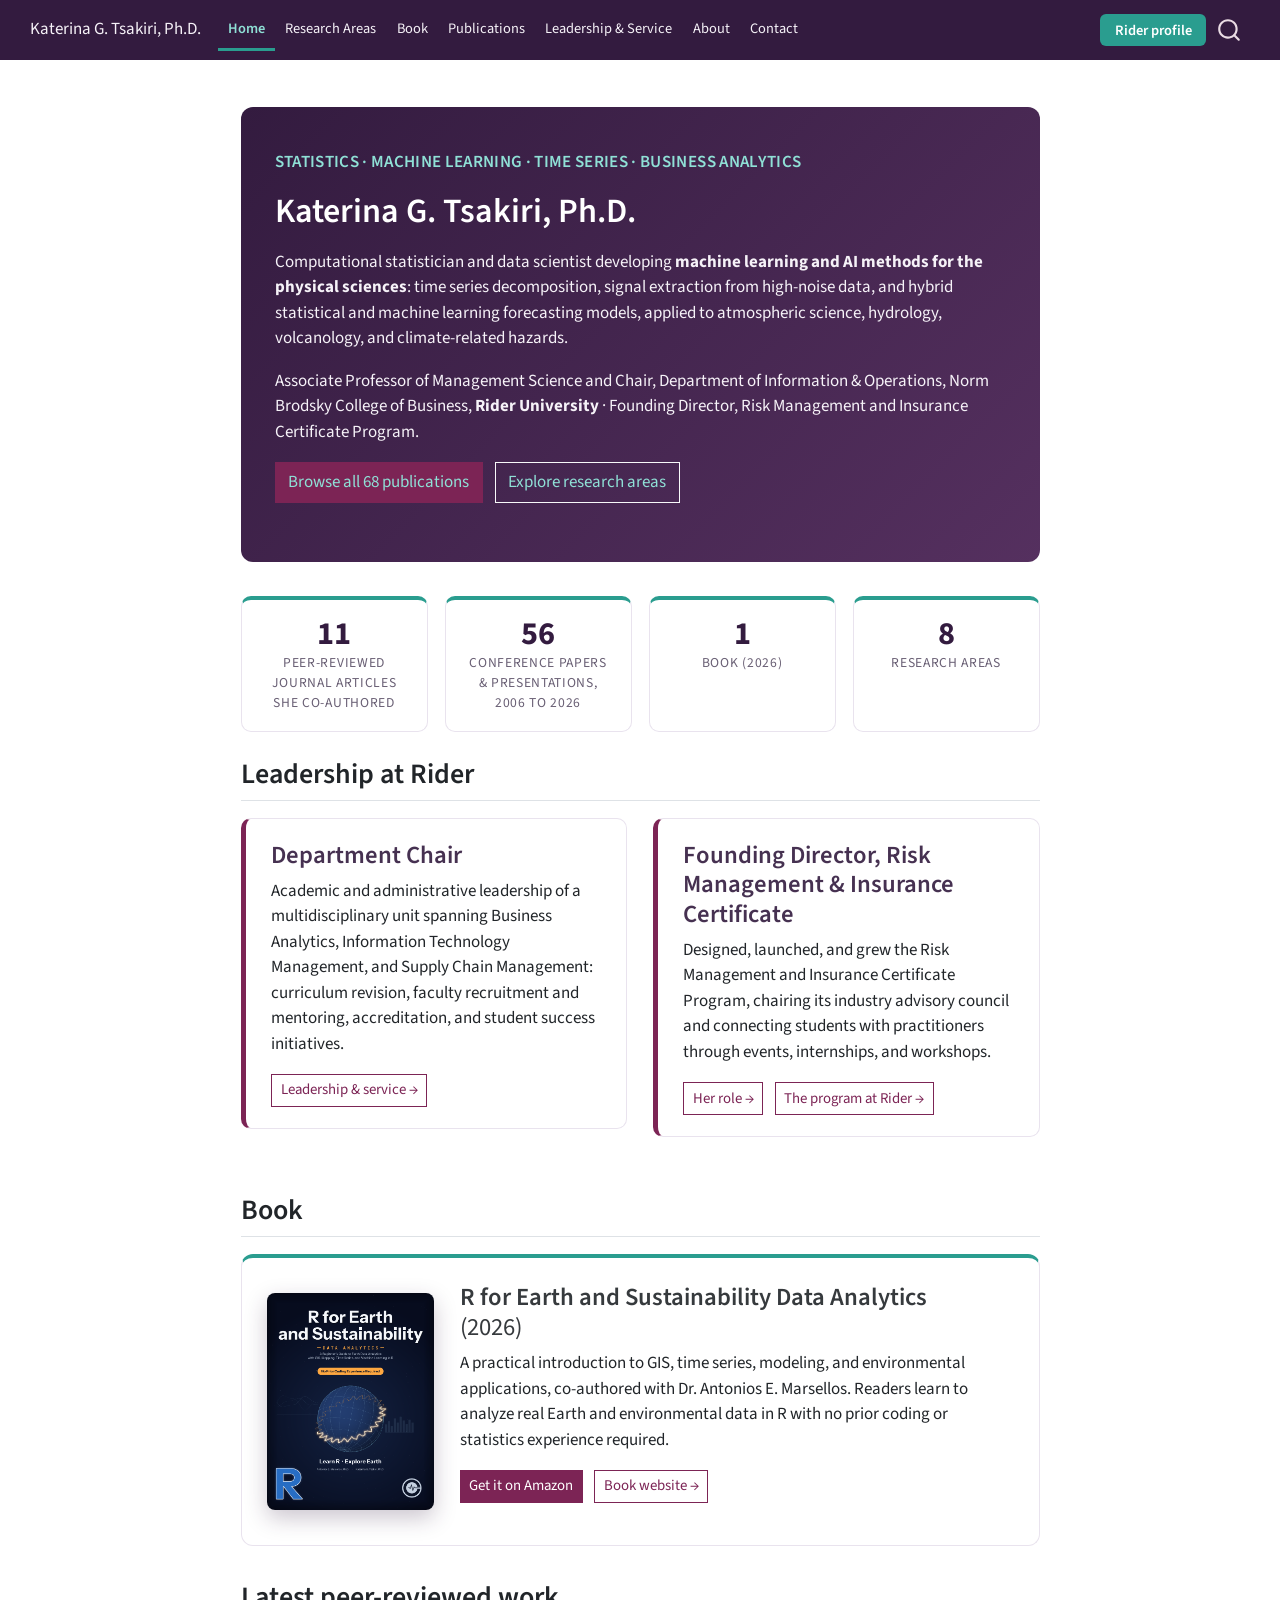
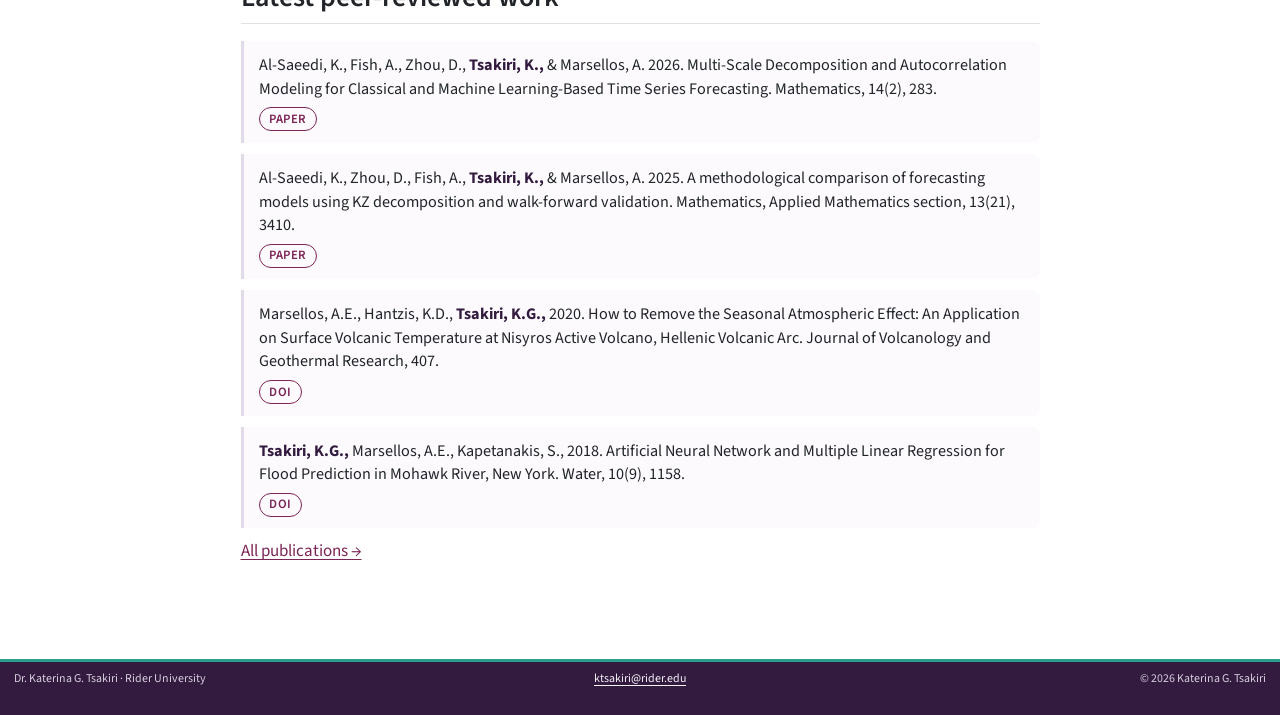
<file: index.html>
<!DOCTYPE html>
<html xmlns="http://www.w3.org/1999/xhtml" lang="en" xml:lang="en"><head>

<meta charset="utf-8">
<meta name="generator" content="quarto-1.6.42">

<meta name="viewport" content="width=device-width, initial-scale=1.0, user-scalable=yes">


<title>Katerina G. Tsakiri, Ph.D.</title>
<style>
code{white-space: pre-wrap;}
span.smallcaps{font-variant: small-caps;}
div.columns{display: flex; gap: min(4vw, 1.5em);}
div.column{flex: auto; overflow-x: auto;}
div.hanging-indent{margin-left: 1.5em; text-indent: -1.5em;}
ul.task-list{list-style: none;}
ul.task-list li input[type="checkbox"] {
  width: 0.8em;
  margin: 0 0.8em 0.2em -1em; /* quarto-specific, see https://github.com/quarto-dev/quarto-cli/issues/4556 */ 
  vertical-align: middle;
}
</style>


<script src="site_libs/quarto-nav/quarto-nav.js"></script>
<script src="site_libs/quarto-nav/headroom.min.js"></script>
<script src="site_libs/clipboard/clipboard.min.js"></script>
<script src="site_libs/quarto-search/autocomplete.umd.js"></script>
<script src="site_libs/quarto-search/fuse.min.js"></script>
<script src="site_libs/quarto-search/quarto-search.js"></script>
<meta name="quarto:offset" content="./">
<script src="site_libs/quarto-html/quarto.js"></script>
<script src="site_libs/quarto-html/popper.min.js"></script>
<script src="site_libs/quarto-html/tippy.umd.min.js"></script>
<script src="site_libs/quarto-html/anchor.min.js"></script>
<link href="site_libs/quarto-html/tippy.css" rel="stylesheet">
<link href="site_libs/quarto-html/quarto-syntax-highlighting-2f5df379a58b258e96c21c0638c20c03.css" rel="stylesheet" id="quarto-text-highlighting-styles">
<script src="site_libs/bootstrap/bootstrap.min.js"></script>
<link href="site_libs/bootstrap/bootstrap-icons.css" rel="stylesheet">
<link href="site_libs/bootstrap/bootstrap-ee9e1ac7cdb2dfa9aa64d5535e8c7cb2.min.css" rel="stylesheet" append-hash="true" id="quarto-bootstrap" data-mode="light">
<script id="quarto-search-options" type="application/json">{
  "location": "navbar",
  "copy-button": false,
  "collapse-after": 3,
  "panel-placement": "end",
  "type": "overlay",
  "limit": 50,
  "keyboard-shortcut": [
    "f",
    "/",
    "s"
  ],
  "show-item-context": false,
  "language": {
    "search-no-results-text": "No results",
    "search-matching-documents-text": "matching documents",
    "search-copy-link-title": "Copy link to search",
    "search-hide-matches-text": "Hide additional matches",
    "search-more-match-text": "more match in this document",
    "search-more-matches-text": "more matches in this document",
    "search-clear-button-title": "Clear",
    "search-text-placeholder": "",
    "search-detached-cancel-button-title": "Cancel",
    "search-submit-button-title": "Submit",
    "search-label": "Search"
  }
}</script>


</head>

<body class="nav-fixed fullcontent">

<div id="quarto-search-results"></div>
  <header id="quarto-header" class="headroom fixed-top">
    <nav class="navbar navbar-expand-lg " data-bs-theme="dark">
      <div class="navbar-container container-fluid">
      <div class="navbar-brand-container mx-auto">
    <a class="navbar-brand" href="./index.html">
    <span class="navbar-title">Katerina G. Tsakiri, Ph.D.</span>
    </a>
  </div>
            <div id="quarto-search" class="" title="Search"></div>
          <button class="navbar-toggler" type="button" data-bs-toggle="collapse" data-bs-target="#navbarCollapse" aria-controls="navbarCollapse" role="menu" aria-expanded="false" aria-label="Toggle navigation" onclick="if (window.quartoToggleHeadroom) { window.quartoToggleHeadroom(); }">
  <span class="navbar-toggler-icon"></span>
</button>
          <div class="collapse navbar-collapse" id="navbarCollapse">
            <ul class="navbar-nav navbar-nav-scroll me-auto">
  <li class="nav-item">
    <a class="nav-link active" href="./index.html" aria-current="page"> 
<span class="menu-text">Home</span></a>
  </li>  
  <li class="nav-item">
    <a class="nav-link" href="./research.html"> 
<span class="menu-text">Research Areas</span></a>
  </li>  
  <li class="nav-item">
    <a class="nav-link" href="./index.html#book"> 
<span class="menu-text">Book</span></a>
  </li>  
  <li class="nav-item">
    <a class="nav-link" href="./publications.html"> 
<span class="menu-text">Publications</span></a>
  </li>  
  <li class="nav-item">
    <a class="nav-link" href="./leadership.html"> 
<span class="menu-text">Leadership &amp; Service</span></a>
  </li>  
  <li class="nav-item">
    <a class="nav-link" href="./about.html"> 
<span class="menu-text">About</span></a>
  </li>  
  <li class="nav-item">
    <a class="nav-link" href="./about.html#contact"> 
<span class="menu-text">Contact</span></a>
  </li>  
</ul>
            <ul class="navbar-nav navbar-nav-scroll ms-auto">
  <li class="nav-item">
    <a class="nav-link" href="https://www.rider.edu/about/faculty-staff-directory/katerina-tsakiri" rel="noopener" target="_blank"> 
<span class="menu-text">Rider profile</span></a>
  </li>  
</ul>
          </div> <!-- /navcollapse -->
            <div class="quarto-navbar-tools">
</div>
      </div> <!-- /container-fluid -->
    </nav>
</header>
<!-- content -->
<div id="quarto-content" class="quarto-container page-columns page-rows-contents page-layout-article page-navbar">
<!-- sidebar -->
<!-- margin-sidebar -->
    
<!-- main -->
<main class="content" id="quarto-document-content"><header id="title-block-header" class="quarto-title-block"></header>




<div class="hero-band hero-flex">
  <div class="hero-text">
    <p class="hero-tagline">STATISTICS · MACHINE LEARNING · TIME SERIES · BUSINESS ANALYTICS</p>
    <h1>Katerina G. Tsakiri, Ph.D.</h1>
    <p>
      Computational statistician and data scientist developing
      <strong>machine learning and AI methods for the physical sciences</strong>:
      time series decomposition, signal extraction from high-noise data, and
      hybrid statistical and machine learning forecasting models, applied to
      atmospheric science, hydrology, volcanology, and climate-related hazards.
    </p>
    <p>
      Associate Professor of Management Science and Chair, Department of
      Information &amp; Operations, Norm Brodsky College of Business,
      <strong>Rider University</strong> · Founding Director, Risk Management
      and Insurance Certificate Program.
    </p>
    <p>
      <a class="btn btn-primary me-2" id="browse-pubs-btn" href="publications.html">Browse publications</a>
      <a class="btn btn-outline-light" href="research.html">Explore research areas</a>
    </p>
  </div>
  <!-- Portrait placeholder: no headshot of Dr. Tsakiri is available yet
       (KICKOFF.md question 6). When she provides one, save it as
       assets/portrait.jpg and restore:
       <img class="hero-portrait" src="assets/portrait.jpg"
            alt="Dr. Katerina G. Tsakiri"> -->
</div>

<div class="grid mb-4" style="gap:1rem">
  <div class="g-col-6 g-col-md-3"><a class="stat-link" href="publications.html?type=journal" title="Browse journal articles"><div class="stat-tile"><div class="stat-number" id="stat-journal">11</div><div class="stat-label">Peer-reviewed journal articles she co-authored</div></div></a></div>
  <div class="g-col-6 g-col-md-3"><a class="stat-link" href="publications.html?type=conference" title="Browse conference papers and presentations"><div class="stat-tile"><div class="stat-number" id="stat-conference">56</div><div class="stat-label">Conference papers &amp; presentations, 2006 to 2026</div></div></a></div>
  <div class="g-col-6 g-col-md-3"><a class="stat-link" href="publications.html?type=book" title="See the book"><div class="stat-tile"><div class="stat-number">1</div><div class="stat-label">Book (2026)</div></div></a></div>
  <div class="g-col-6 g-col-md-3"><a class="stat-link" href="research.html" title="Explore research areas"><div class="stat-tile"><div class="stat-number">8</div><div class="stat-label">Research areas</div></div></a></div>
</div>
<section id="leadership-at-rider" class="level2">
<h2 class="anchored" data-anchor-id="leadership-at-rider">Leadership at Rider</h2>
<div class="grid">
<div class="g-col-12 g-col-md-6">
<div class="area-card">
  <h3 class="anchored">Department Chair</h3>
  <p>Academic and administrative leadership of a multidisciplinary unit
  spanning Business Analytics, Information Technology Management, and Supply
  Chain Management: curriculum revision, faculty recruitment and mentoring,
  accreditation, and student success initiatives.</p>
  <a class="btn btn-outline-primary btn-sm" href="leadership.html">Leadership &amp; service →</a>
</div>
</div>
<div class="g-col-12 g-col-md-6">
<div class="area-card">
  <h3 class="anchored">Founding Director, Risk Management &amp; Insurance Certificate</h3>
  <p>Designed, launched, and grew the Risk Management and Insurance
  Certificate Program, chairing its industry advisory council and connecting
  students with practitioners through events, internships, and workshops.</p>
  <a class="btn btn-outline-primary btn-sm me-2" href="leadership.html#program-and-certificate-leadership">Her role →</a>
  <a class="btn btn-outline-primary btn-sm" href="https://www.rider.edu/academics/colleges-schools/norm-brodsky-college-business/certificates/risk-management-insurance" target="_blank" rel="noopener">The program at Rider →</a>
</div>
</div>
</div>
</section>
<section id="book" class="level2">
<h2 class="anchored" data-anchor-id="book">Book</h2>
<div class="book-card">
  <div class="grid" style="gap:1.5rem;align-items:center">
    <div class="g-col-12 g-col-md-3 text-center">
      <a href="https://marsellos.github.io/rgeo/" target="_blank" rel="noopener">
        <img class="book-cover" src="assets/cover.png" style="max-width:min(100%,170px)" alt="R for Earth and Sustainability Data Analytics book cover"></a>
    </div>
    <div class="g-col-12 g-col-md-9">
      <h3 style="margin-top:0" class="anchored">R for Earth and Sustainability Data Analytics <span style="font-weight:400">(2026)</span></h3>
      <p>A practical introduction to GIS, time series, modeling, and
      environmental applications, co-authored with Dr. Antonios E. Marsellos.
      Readers learn to analyze real Earth and environmental data in R with no
      prior coding or statistics experience required.</p>
      <p>
        <a class="btn btn-primary btn-sm me-2" href="https://www.amazon.com/dp/B0H6J1YSK5" target="_blank" rel="noopener">Get it on Amazon</a>
        <a class="btn btn-outline-primary btn-sm" href="https://marsellos.github.io/rgeo/" target="_blank" rel="noopener">Book website →</a>
      </p>
    </div>
  </div>
</div>
</section>
<section id="latest-peer-reviewed-work" class="level2">
<h2 class="anchored" data-anchor-id="latest-peer-reviewed-work">Latest peer-reviewed work</h2>
<div id="latest-pubs"><p class="text-muted">Loading…</p></div>
<p><a href="publications.html">All publications →</a></p>
<script src="js/publist.js"></script>
<script>
loadPubs().then(pubs => {
  const latest = pubs.filter(p => p.section === "journal")
    .sort((a, b) => (b.year || 0) - (a.year || 0)).slice(0, 4);
  renderPubList("latest-pubs", latest, { noYearHeadings: true });

  // Keep the hero stat tiles and the Browse button in sync with the
  // publications database. The numbers hard-coded above are only the
  // no-JavaScript fallback; these live counts overwrite them.
  const set = (id, n) => {
    const el = document.getElementById(id);
    if (el) el.textContent = n;
  };
  set("stat-journal", pubs.filter(p => p.section === "journal").length);
  set("stat-conference",
    pubs.filter(p => p.section === "proceedings" || p.section === "presentation").length);
  const btn = document.getElementById("browse-pubs-btn");
  if (btn) btn.textContent = `Browse all ${pubs.length} publications`;
  // A work published as a proceedings paper AND delivered as a talk is ONE
  // record here, not two: the database is deduplicated at build time.
});
</script>


</section>

</main> <!-- /main -->
<script id="quarto-html-after-body" type="application/javascript">
window.document.addEventListener("DOMContentLoaded", function (event) {
  const toggleBodyColorMode = (bsSheetEl) => {
    const mode = bsSheetEl.getAttribute("data-mode");
    const bodyEl = window.document.querySelector("body");
    if (mode === "dark") {
      bodyEl.classList.add("quarto-dark");
      bodyEl.classList.remove("quarto-light");
    } else {
      bodyEl.classList.add("quarto-light");
      bodyEl.classList.remove("quarto-dark");
    }
  }
  const toggleBodyColorPrimary = () => {
    const bsSheetEl = window.document.querySelector("link#quarto-bootstrap");
    if (bsSheetEl) {
      toggleBodyColorMode(bsSheetEl);
    }
  }
  toggleBodyColorPrimary();  
  const icon = "";
  const anchorJS = new window.AnchorJS();
  anchorJS.options = {
    placement: 'right',
    icon: icon
  };
  anchorJS.add('.anchored');
  const isCodeAnnotation = (el) => {
    for (const clz of el.classList) {
      if (clz.startsWith('code-annotation-')) {                     
        return true;
      }
    }
    return false;
  }
  const onCopySuccess = function(e) {
    // button target
    const button = e.trigger;
    // don't keep focus
    button.blur();
    // flash "checked"
    button.classList.add('code-copy-button-checked');
    var currentTitle = button.getAttribute("title");
    button.setAttribute("title", "Copied!");
    let tooltip;
    if (window.bootstrap) {
      button.setAttribute("data-bs-toggle", "tooltip");
      button.setAttribute("data-bs-placement", "left");
      button.setAttribute("data-bs-title", "Copied!");
      tooltip = new bootstrap.Tooltip(button, 
        { trigger: "manual", 
          customClass: "code-copy-button-tooltip",
          offset: [0, -8]});
      tooltip.show();    
    }
    setTimeout(function() {
      if (tooltip) {
        tooltip.hide();
        button.removeAttribute("data-bs-title");
        button.removeAttribute("data-bs-toggle");
        button.removeAttribute("data-bs-placement");
      }
      button.setAttribute("title", currentTitle);
      button.classList.remove('code-copy-button-checked');
    }, 1000);
    // clear code selection
    e.clearSelection();
  }
  const getTextToCopy = function(trigger) {
      const codeEl = trigger.previousElementSibling.cloneNode(true);
      for (const childEl of codeEl.children) {
        if (isCodeAnnotation(childEl)) {
          childEl.remove();
        }
      }
      return codeEl.innerText;
  }
  const clipboard = new window.ClipboardJS('.code-copy-button:not([data-in-quarto-modal])', {
    text: getTextToCopy
  });
  clipboard.on('success', onCopySuccess);
  if (window.document.getElementById('quarto-embedded-source-code-modal')) {
    const clipboardModal = new window.ClipboardJS('.code-copy-button[data-in-quarto-modal]', {
      text: getTextToCopy,
      container: window.document.getElementById('quarto-embedded-source-code-modal')
    });
    clipboardModal.on('success', onCopySuccess);
  }
    var localhostRegex = new RegExp(/^(?:http|https):\/\/localhost\:?[0-9]*\//);
    var mailtoRegex = new RegExp(/^mailto:/);
      var filterRegex = new RegExp("https:\/\/katerinatsakiri\.github\.io\/research\/");
    var isInternal = (href) => {
        return filterRegex.test(href) || localhostRegex.test(href) || mailtoRegex.test(href);
    }
    // Inspect non-navigation links and adorn them if external
 	var links = window.document.querySelectorAll('a[href]:not(.nav-link):not(.navbar-brand):not(.toc-action):not(.sidebar-link):not(.sidebar-item-toggle):not(.pagination-link):not(.no-external):not([aria-hidden]):not(.dropdown-item):not(.quarto-navigation-tool):not(.about-link)');
    for (var i=0; i<links.length; i++) {
      const link = links[i];
      if (!isInternal(link.href)) {
        // undo the damage that might have been done by quarto-nav.js in the case of
        // links that we want to consider external
        if (link.dataset.originalHref !== undefined) {
          link.href = link.dataset.originalHref;
        }
          // target, if specified
          link.setAttribute("target", "_blank");
          if (link.getAttribute("rel") === null) {
            link.setAttribute("rel", "noopener");
          }
      }
    }
  function tippyHover(el, contentFn, onTriggerFn, onUntriggerFn) {
    const config = {
      allowHTML: true,
      maxWidth: 500,
      delay: 100,
      arrow: false,
      appendTo: function(el) {
          return el.parentElement;
      },
      interactive: true,
      interactiveBorder: 10,
      theme: 'quarto',
      placement: 'bottom-start',
    };
    if (contentFn) {
      config.content = contentFn;
    }
    if (onTriggerFn) {
      config.onTrigger = onTriggerFn;
    }
    if (onUntriggerFn) {
      config.onUntrigger = onUntriggerFn;
    }
    window.tippy(el, config); 
  }
  const noterefs = window.document.querySelectorAll('a[role="doc-noteref"]');
  for (var i=0; i<noterefs.length; i++) {
    const ref = noterefs[i];
    tippyHover(ref, function() {
      // use id or data attribute instead here
      let href = ref.getAttribute('data-footnote-href') || ref.getAttribute('href');
      try { href = new URL(href).hash; } catch {}
      const id = href.replace(/^#\/?/, "");
      const note = window.document.getElementById(id);
      if (note) {
        return note.innerHTML;
      } else {
        return "";
      }
    });
  }
  const xrefs = window.document.querySelectorAll('a.quarto-xref');
  const processXRef = (id, note) => {
    // Strip column container classes
    const stripColumnClz = (el) => {
      el.classList.remove("page-full", "page-columns");
      if (el.children) {
        for (const child of el.children) {
          stripColumnClz(child);
        }
      }
    }
    stripColumnClz(note)
    if (id === null || id.startsWith('sec-')) {
      // Special case sections, only their first couple elements
      const container = document.createElement("div");
      if (note.children && note.children.length > 2) {
        container.appendChild(note.children[0].cloneNode(true));
        for (let i = 1; i < note.children.length; i++) {
          const child = note.children[i];
          if (child.tagName === "P" && child.innerText === "") {
            continue;
          } else {
            container.appendChild(child.cloneNode(true));
            break;
          }
        }
        if (window.Quarto?.typesetMath) {
          window.Quarto.typesetMath(container);
        }
        return container.innerHTML
      } else {
        if (window.Quarto?.typesetMath) {
          window.Quarto.typesetMath(note);
        }
        return note.innerHTML;
      }
    } else {
      // Remove any anchor links if they are present
      const anchorLink = note.querySelector('a.anchorjs-link');
      if (anchorLink) {
        anchorLink.remove();
      }
      if (window.Quarto?.typesetMath) {
        window.Quarto.typesetMath(note);
      }
      if (note.classList.contains("callout")) {
        return note.outerHTML;
      } else {
        return note.innerHTML;
      }
    }
  }
  for (var i=0; i<xrefs.length; i++) {
    const xref = xrefs[i];
    tippyHover(xref, undefined, function(instance) {
      instance.disable();
      let url = xref.getAttribute('href');
      let hash = undefined; 
      if (url.startsWith('#')) {
        hash = url;
      } else {
        try { hash = new URL(url).hash; } catch {}
      }
      if (hash) {
        const id = hash.replace(/^#\/?/, "");
        const note = window.document.getElementById(id);
        if (note !== null) {
          try {
            const html = processXRef(id, note.cloneNode(true));
            instance.setContent(html);
          } finally {
            instance.enable();
            instance.show();
          }
        } else {
          // See if we can fetch this
          fetch(url.split('#')[0])
          .then(res => res.text())
          .then(html => {
            const parser = new DOMParser();
            const htmlDoc = parser.parseFromString(html, "text/html");
            const note = htmlDoc.getElementById(id);
            if (note !== null) {
              const html = processXRef(id, note);
              instance.setContent(html);
            } 
          }).finally(() => {
            instance.enable();
            instance.show();
          });
        }
      } else {
        // See if we can fetch a full url (with no hash to target)
        // This is a special case and we should probably do some content thinning / targeting
        fetch(url)
        .then(res => res.text())
        .then(html => {
          const parser = new DOMParser();
          const htmlDoc = parser.parseFromString(html, "text/html");
          const note = htmlDoc.querySelector('main.content');
          if (note !== null) {
            // This should only happen for chapter cross references
            // (since there is no id in the URL)
            // remove the first header
            if (note.children.length > 0 && note.children[0].tagName === "HEADER") {
              note.children[0].remove();
            }
            const html = processXRef(null, note);
            instance.setContent(html);
          } 
        }).finally(() => {
          instance.enable();
          instance.show();
        });
      }
    }, function(instance) {
    });
  }
      let selectedAnnoteEl;
      const selectorForAnnotation = ( cell, annotation) => {
        let cellAttr = 'data-code-cell="' + cell + '"';
        let lineAttr = 'data-code-annotation="' +  annotation + '"';
        const selector = 'span[' + cellAttr + '][' + lineAttr + ']';
        return selector;
      }
      const selectCodeLines = (annoteEl) => {
        const doc = window.document;
        const targetCell = annoteEl.getAttribute("data-target-cell");
        const targetAnnotation = annoteEl.getAttribute("data-target-annotation");
        const annoteSpan = window.document.querySelector(selectorForAnnotation(targetCell, targetAnnotation));
        const lines = annoteSpan.getAttribute("data-code-lines").split(",");
        const lineIds = lines.map((line) => {
          return targetCell + "-" + line;
        })
        let top = null;
        let height = null;
        let parent = null;
        if (lineIds.length > 0) {
            //compute the position of the single el (top and bottom and make a div)
            const el = window.document.getElementById(lineIds[0]);
            top = el.offsetTop;
            height = el.offsetHeight;
            parent = el.parentElement.parentElement;
          if (lineIds.length > 1) {
            const lastEl = window.document.getElementById(lineIds[lineIds.length - 1]);
            const bottom = lastEl.offsetTop + lastEl.offsetHeight;
            height = bottom - top;
          }
          if (top !== null && height !== null && parent !== null) {
            // cook up a div (if necessary) and position it 
            let div = window.document.getElementById("code-annotation-line-highlight");
            if (div === null) {
              div = window.document.createElement("div");
              div.setAttribute("id", "code-annotation-line-highlight");
              div.style.position = 'absolute';
              parent.appendChild(div);
            }
            div.style.top = top - 2 + "px";
            div.style.height = height + 4 + "px";
            div.style.left = 0;
            let gutterDiv = window.document.getElementById("code-annotation-line-highlight-gutter");
            if (gutterDiv === null) {
              gutterDiv = window.document.createElement("div");
              gutterDiv.setAttribute("id", "code-annotation-line-highlight-gutter");
              gutterDiv.style.position = 'absolute';
              const codeCell = window.document.getElementById(targetCell);
              const gutter = codeCell.querySelector('.code-annotation-gutter');
              gutter.appendChild(gutterDiv);
            }
            gutterDiv.style.top = top - 2 + "px";
            gutterDiv.style.height = height + 4 + "px";
          }
          selectedAnnoteEl = annoteEl;
        }
      };
      const unselectCodeLines = () => {
        const elementsIds = ["code-annotation-line-highlight", "code-annotation-line-highlight-gutter"];
        elementsIds.forEach((elId) => {
          const div = window.document.getElementById(elId);
          if (div) {
            div.remove();
          }
        });
        selectedAnnoteEl = undefined;
      };
        // Handle positioning of the toggle
    window.addEventListener(
      "resize",
      throttle(() => {
        elRect = undefined;
        if (selectedAnnoteEl) {
          selectCodeLines(selectedAnnoteEl);
        }
      }, 10)
    );
    function throttle(fn, ms) {
    let throttle = false;
    let timer;
      return (...args) => {
        if(!throttle) { // first call gets through
            fn.apply(this, args);
            throttle = true;
        } else { // all the others get throttled
            if(timer) clearTimeout(timer); // cancel #2
            timer = setTimeout(() => {
              fn.apply(this, args);
              timer = throttle = false;
            }, ms);
        }
      };
    }
      // Attach click handler to the DT
      const annoteDls = window.document.querySelectorAll('dt[data-target-cell]');
      for (const annoteDlNode of annoteDls) {
        annoteDlNode.addEventListener('click', (event) => {
          const clickedEl = event.target;
          if (clickedEl !== selectedAnnoteEl) {
            unselectCodeLines();
            const activeEl = window.document.querySelector('dt[data-target-cell].code-annotation-active');
            if (activeEl) {
              activeEl.classList.remove('code-annotation-active');
            }
            selectCodeLines(clickedEl);
            clickedEl.classList.add('code-annotation-active');
          } else {
            // Unselect the line
            unselectCodeLines();
            clickedEl.classList.remove('code-annotation-active');
          }
        });
      }
  const findCites = (el) => {
    const parentEl = el.parentElement;
    if (parentEl) {
      const cites = parentEl.dataset.cites;
      if (cites) {
        return {
          el,
          cites: cites.split(' ')
        };
      } else {
        return findCites(el.parentElement)
      }
    } else {
      return undefined;
    }
  };
  var bibliorefs = window.document.querySelectorAll('a[role="doc-biblioref"]');
  for (var i=0; i<bibliorefs.length; i++) {
    const ref = bibliorefs[i];
    const citeInfo = findCites(ref);
    if (citeInfo) {
      tippyHover(citeInfo.el, function() {
        var popup = window.document.createElement('div');
        citeInfo.cites.forEach(function(cite) {
          var citeDiv = window.document.createElement('div');
          citeDiv.classList.add('hanging-indent');
          citeDiv.classList.add('csl-entry');
          var biblioDiv = window.document.getElementById('ref-' + cite);
          if (biblioDiv) {
            citeDiv.innerHTML = biblioDiv.innerHTML;
          }
          popup.appendChild(citeDiv);
        });
        return popup.innerHTML;
      });
    }
  }
});
</script>
</div> <!-- /content -->
<footer class="footer">
  <div class="nav-footer">
    <div class="nav-footer-left">
<p>Dr.&nbsp;Katerina G. Tsakiri · Rider University</p>
</div>   
    <div class="nav-footer-center">
<p><a href="mailto:ktsakiri@rider.edu">ktsakiri@rider.edu</a></p>
</div>
    <div class="nav-footer-right">
<p>© 2026 Katerina G. Tsakiri</p>
</div>
  </div>
</footer>




</body></html>
</file>
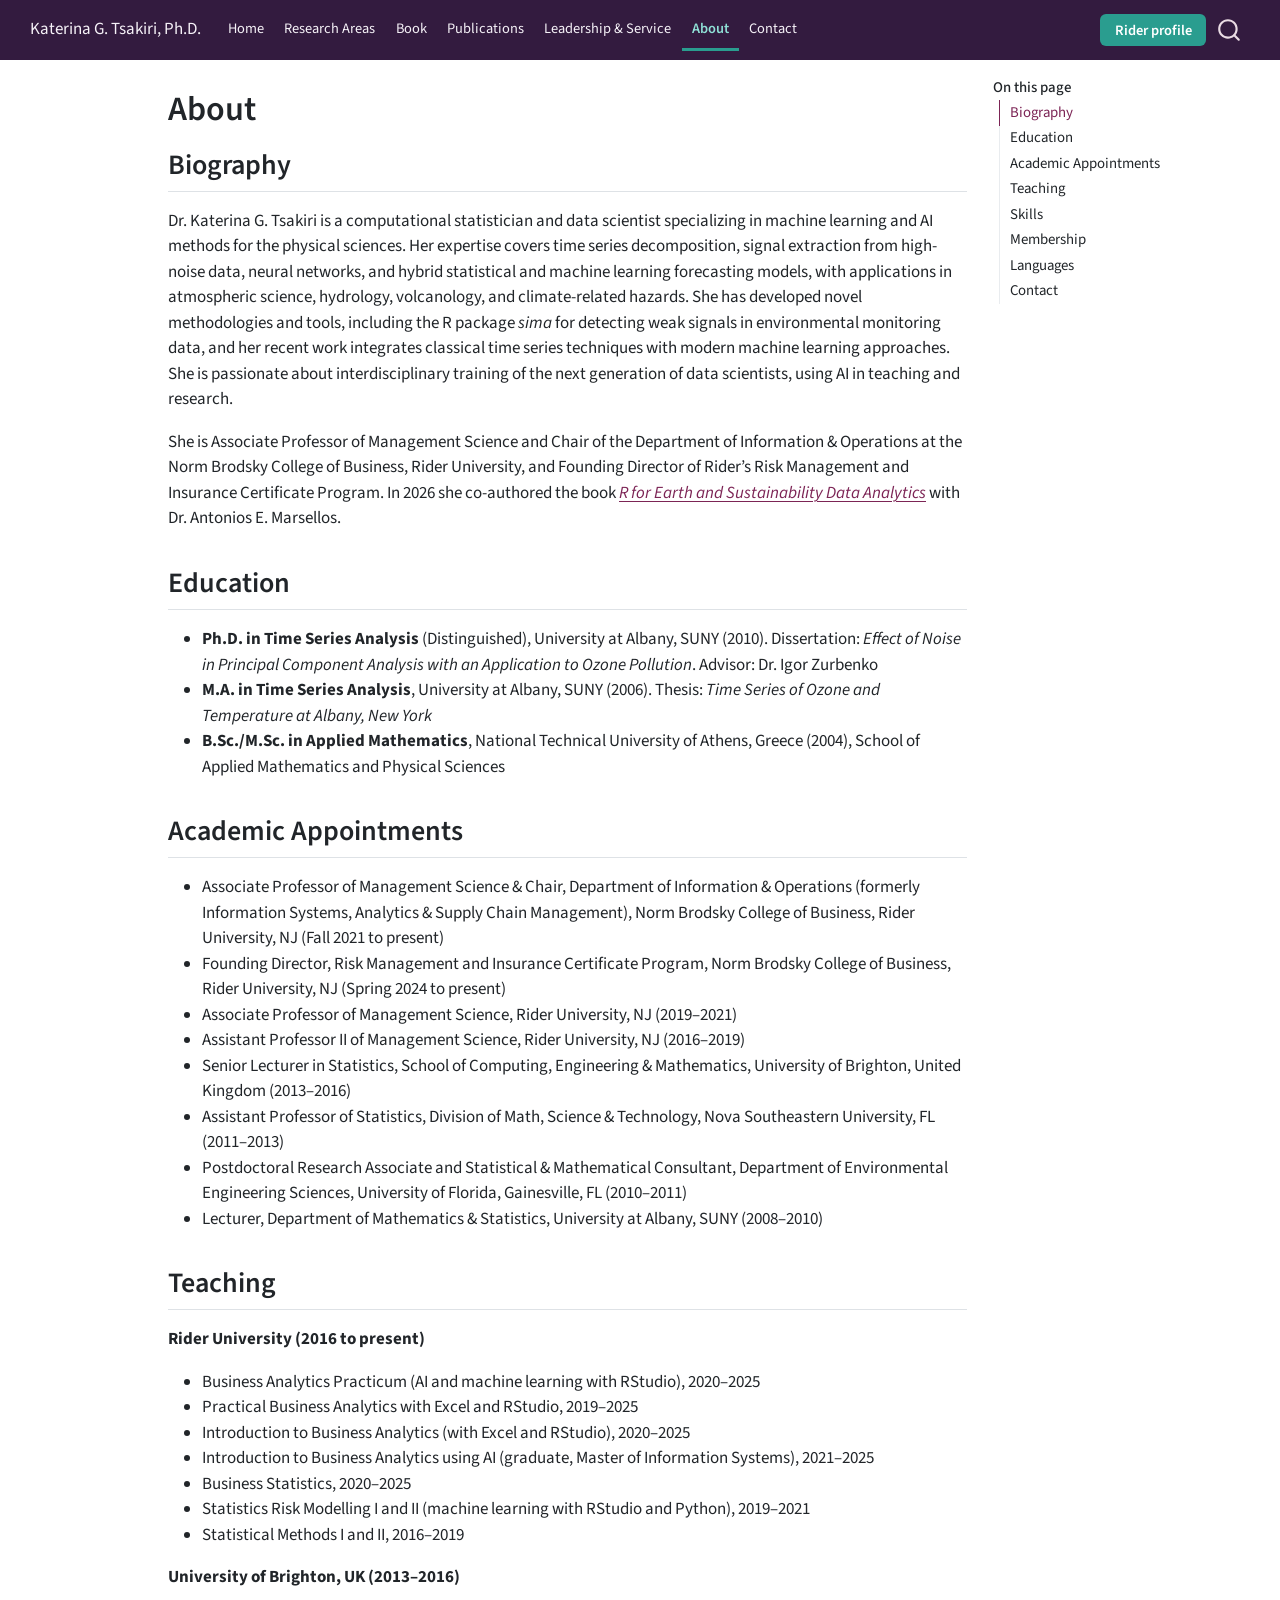
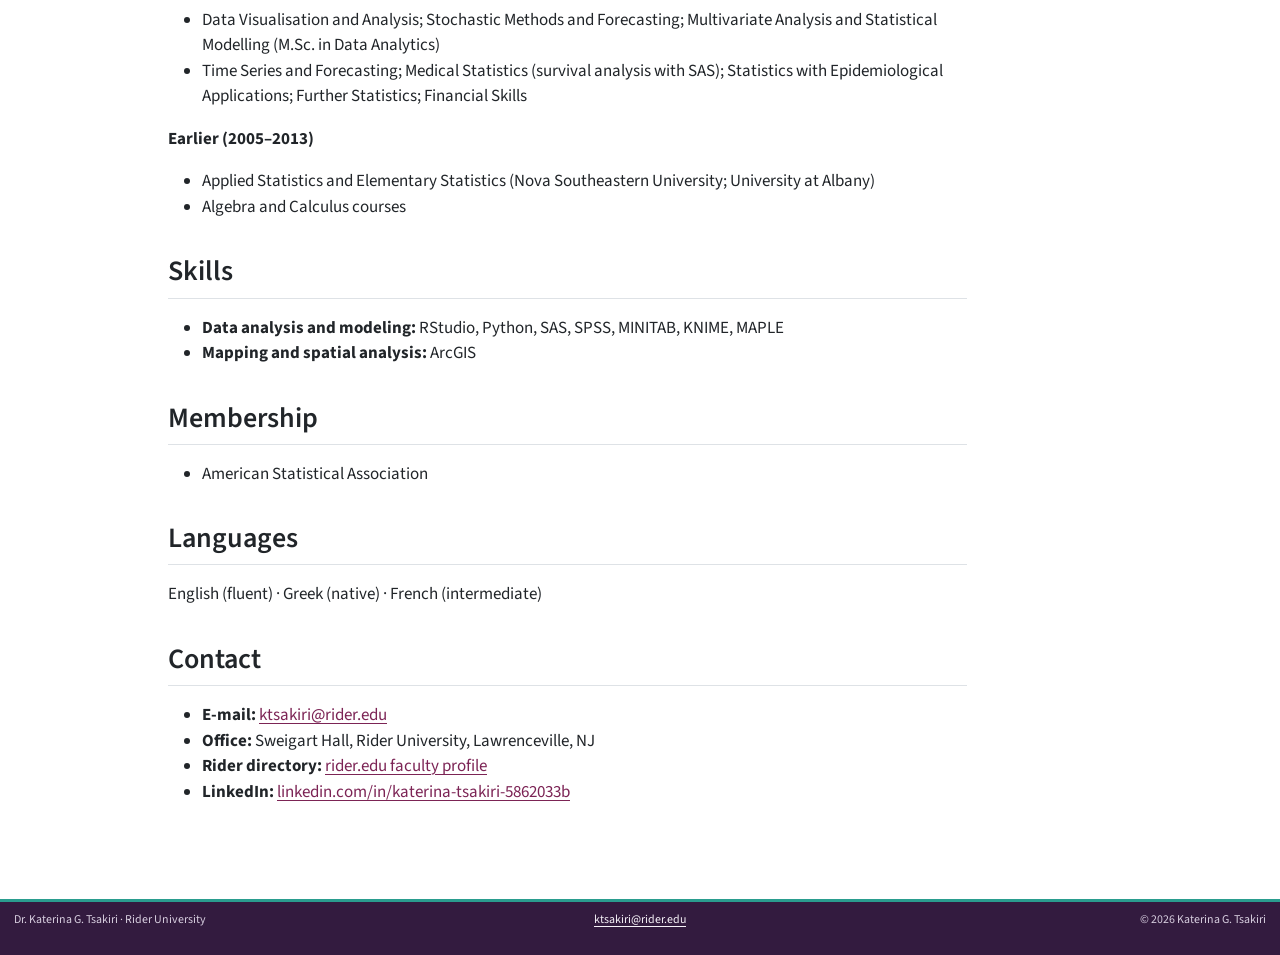
<file: about.html>
<!DOCTYPE html>
<html xmlns="http://www.w3.org/1999/xhtml" lang="en" xml:lang="en"><head>

<meta charset="utf-8">
<meta name="generator" content="quarto-1.6.42">

<meta name="viewport" content="width=device-width, initial-scale=1.0, user-scalable=yes">


<title>About – Katerina G. Tsakiri, Ph.D.</title>
<style>
code{white-space: pre-wrap;}
span.smallcaps{font-variant: small-caps;}
div.columns{display: flex; gap: min(4vw, 1.5em);}
div.column{flex: auto; overflow-x: auto;}
div.hanging-indent{margin-left: 1.5em; text-indent: -1.5em;}
ul.task-list{list-style: none;}
ul.task-list li input[type="checkbox"] {
  width: 0.8em;
  margin: 0 0.8em 0.2em -1em; /* quarto-specific, see https://github.com/quarto-dev/quarto-cli/issues/4556 */ 
  vertical-align: middle;
}
</style>


<script src="site_libs/quarto-nav/quarto-nav.js"></script>
<script src="site_libs/quarto-nav/headroom.min.js"></script>
<script src="site_libs/clipboard/clipboard.min.js"></script>
<script src="site_libs/quarto-search/autocomplete.umd.js"></script>
<script src="site_libs/quarto-search/fuse.min.js"></script>
<script src="site_libs/quarto-search/quarto-search.js"></script>
<meta name="quarto:offset" content="./">
<script src="site_libs/quarto-html/quarto.js"></script>
<script src="site_libs/quarto-html/popper.min.js"></script>
<script src="site_libs/quarto-html/tippy.umd.min.js"></script>
<script src="site_libs/quarto-html/anchor.min.js"></script>
<link href="site_libs/quarto-html/tippy.css" rel="stylesheet">
<link href="site_libs/quarto-html/quarto-syntax-highlighting-2f5df379a58b258e96c21c0638c20c03.css" rel="stylesheet" id="quarto-text-highlighting-styles">
<script src="site_libs/bootstrap/bootstrap.min.js"></script>
<link href="site_libs/bootstrap/bootstrap-icons.css" rel="stylesheet">
<link href="site_libs/bootstrap/bootstrap-ee9e1ac7cdb2dfa9aa64d5535e8c7cb2.min.css" rel="stylesheet" append-hash="true" id="quarto-bootstrap" data-mode="light">
<script id="quarto-search-options" type="application/json">{
  "location": "navbar",
  "copy-button": false,
  "collapse-after": 3,
  "panel-placement": "end",
  "type": "overlay",
  "limit": 50,
  "keyboard-shortcut": [
    "f",
    "/",
    "s"
  ],
  "show-item-context": false,
  "language": {
    "search-no-results-text": "No results",
    "search-matching-documents-text": "matching documents",
    "search-copy-link-title": "Copy link to search",
    "search-hide-matches-text": "Hide additional matches",
    "search-more-match-text": "more match in this document",
    "search-more-matches-text": "more matches in this document",
    "search-clear-button-title": "Clear",
    "search-text-placeholder": "",
    "search-detached-cancel-button-title": "Cancel",
    "search-submit-button-title": "Submit",
    "search-label": "Search"
  }
}</script>


</head>

<body class="nav-fixed">

<div id="quarto-search-results"></div>
  <header id="quarto-header" class="headroom fixed-top">
    <nav class="navbar navbar-expand-lg " data-bs-theme="dark">
      <div class="navbar-container container-fluid">
      <div class="navbar-brand-container mx-auto">
    <a class="navbar-brand" href="./index.html">
    <span class="navbar-title">Katerina G. Tsakiri, Ph.D.</span>
    </a>
  </div>
            <div id="quarto-search" class="" title="Search"></div>
          <button class="navbar-toggler" type="button" data-bs-toggle="collapse" data-bs-target="#navbarCollapse" aria-controls="navbarCollapse" role="menu" aria-expanded="false" aria-label="Toggle navigation" onclick="if (window.quartoToggleHeadroom) { window.quartoToggleHeadroom(); }">
  <span class="navbar-toggler-icon"></span>
</button>
          <div class="collapse navbar-collapse" id="navbarCollapse">
            <ul class="navbar-nav navbar-nav-scroll me-auto">
  <li class="nav-item">
    <a class="nav-link" href="./index.html"> 
<span class="menu-text">Home</span></a>
  </li>  
  <li class="nav-item">
    <a class="nav-link" href="./research.html"> 
<span class="menu-text">Research Areas</span></a>
  </li>  
  <li class="nav-item">
    <a class="nav-link" href="./index.html#book"> 
<span class="menu-text">Book</span></a>
  </li>  
  <li class="nav-item">
    <a class="nav-link" href="./publications.html"> 
<span class="menu-text">Publications</span></a>
  </li>  
  <li class="nav-item">
    <a class="nav-link" href="./leadership.html"> 
<span class="menu-text">Leadership &amp; Service</span></a>
  </li>  
  <li class="nav-item">
    <a class="nav-link active" href="./about.html" aria-current="page"> 
<span class="menu-text">About</span></a>
  </li>  
  <li class="nav-item">
    <a class="nav-link" href="./about.html#contact"> 
<span class="menu-text">Contact</span></a>
  </li>  
</ul>
            <ul class="navbar-nav navbar-nav-scroll ms-auto">
  <li class="nav-item">
    <a class="nav-link" href="https://www.rider.edu/about/faculty-staff-directory/katerina-tsakiri" rel="noopener" target="_blank"> 
<span class="menu-text">Rider profile</span></a>
  </li>  
</ul>
          </div> <!-- /navcollapse -->
            <div class="quarto-navbar-tools">
</div>
      </div> <!-- /container-fluid -->
    </nav>
</header>
<!-- content -->
<div id="quarto-content" class="quarto-container page-columns page-rows-contents page-layout-article page-navbar">
<!-- sidebar -->
<!-- margin-sidebar -->
    <div id="quarto-margin-sidebar" class="sidebar margin-sidebar">
        <nav id="TOC" role="doc-toc" class="toc-active">
    <h2 id="toc-title">On this page</h2>
   
  <ul>
  <li><a href="#biography" id="toc-biography" class="nav-link active" data-scroll-target="#biography">Biography</a></li>
  <li><a href="#education" id="toc-education" class="nav-link" data-scroll-target="#education">Education</a></li>
  <li><a href="#academic-appointments" id="toc-academic-appointments" class="nav-link" data-scroll-target="#academic-appointments">Academic Appointments</a></li>
  <li><a href="#teaching" id="toc-teaching" class="nav-link" data-scroll-target="#teaching">Teaching</a></li>
  <li><a href="#skills" id="toc-skills" class="nav-link" data-scroll-target="#skills">Skills</a></li>
  <li><a href="#membership" id="toc-membership" class="nav-link" data-scroll-target="#membership">Membership</a></li>
  <li><a href="#languages" id="toc-languages" class="nav-link" data-scroll-target="#languages">Languages</a></li>
  <li><a href="#contact" id="toc-contact" class="nav-link" data-scroll-target="#contact">Contact</a></li>
  </ul>
</nav>
    </div>
<!-- main -->
<main class="content" id="quarto-document-content">

<header id="title-block-header" class="quarto-title-block default">
<div class="quarto-title">
<h1 class="title">About</h1>
</div>



<div class="quarto-title-meta">

    
  
    
  </div>
  


</header>


<section id="biography" class="level2">
<h2 class="anchored" data-anchor-id="biography">Biography</h2>
<p>Dr.&nbsp;Katerina G. Tsakiri is a computational statistician and data scientist specializing in machine learning and AI methods for the physical sciences. Her expertise covers time series decomposition, signal extraction from high-noise data, neural networks, and hybrid statistical and machine learning forecasting models, with applications in atmospheric science, hydrology, volcanology, and climate-related hazards. She has developed novel methodologies and tools, including the R package <em>sima</em> for detecting weak signals in environmental monitoring data, and her recent work integrates classical time series techniques with modern machine learning approaches. She is passionate about interdisciplinary training of the next generation of data scientists, using AI in teaching and research.</p>
<p>She is Associate Professor of Management Science and Chair of the Department of Information &amp; Operations at the Norm Brodsky College of Business, Rider University, and Founding Director of Rider’s Risk Management and Insurance Certificate Program. In 2026 she co-authored the book <a href="https://marsellos.github.io/rgeo/"><em>R for Earth and Sustainability Data Analytics</em></a> with Dr.&nbsp;Antonios E. Marsellos.</p>
</section>
<section id="education" class="level2">
<h2 class="anchored" data-anchor-id="education">Education</h2>
<ul>
<li><strong>Ph.D.&nbsp;in Time Series Analysis</strong> (Distinguished), University at Albany, SUNY (2010). Dissertation: <em>Effect of Noise in Principal Component Analysis with an Application to Ozone Pollution</em>. Advisor: Dr.&nbsp;Igor Zurbenko</li>
<li><strong>M.A.&nbsp;in Time Series Analysis</strong>, University at Albany, SUNY (2006). Thesis: <em>Time Series of Ozone and Temperature at Albany, New York</em></li>
<li><strong>B.Sc./M.Sc. in Applied Mathematics</strong>, National Technical University of Athens, Greece (2004), School of Applied Mathematics and Physical Sciences</li>
</ul>
</section>
<section id="academic-appointments" class="level2">
<h2 class="anchored" data-anchor-id="academic-appointments">Academic Appointments</h2>
<ul>
<li>Associate Professor of Management Science &amp; Chair, Department of Information &amp; Operations (formerly Information Systems, Analytics &amp; Supply Chain Management), Norm Brodsky College of Business, Rider University, NJ (Fall 2021 to present)</li>
<li>Founding Director, Risk Management and Insurance Certificate Program, Norm Brodsky College of Business, Rider University, NJ (Spring 2024 to present)</li>
<li>Associate Professor of Management Science, Rider University, NJ (2019–2021)</li>
<li>Assistant Professor II of Management Science, Rider University, NJ (2016–2019)</li>
<li>Senior Lecturer in Statistics, School of Computing, Engineering &amp; Mathematics, University of Brighton, United Kingdom (2013–2016)</li>
<li>Assistant Professor of Statistics, Division of Math, Science &amp; Technology, Nova Southeastern University, FL (2011–2013)</li>
<li>Postdoctoral Research Associate and Statistical &amp; Mathematical Consultant, Department of Environmental Engineering Sciences, University of Florida, Gainesville, FL (2010–2011)</li>
<li>Lecturer, Department of Mathematics &amp; Statistics, University at Albany, SUNY (2008–2010)</li>
</ul>
</section>
<section id="teaching" class="level2">
<h2 class="anchored" data-anchor-id="teaching">Teaching</h2>
<p><strong>Rider University (2016 to present)</strong></p>
<ul>
<li>Business Analytics Practicum (AI and machine learning with RStudio), 2020–2025</li>
<li>Practical Business Analytics with Excel and RStudio, 2019–2025</li>
<li>Introduction to Business Analytics (with Excel and RStudio), 2020–2025</li>
<li>Introduction to Business Analytics using AI (graduate, Master of Information Systems), 2021–2025</li>
<li>Business Statistics, 2020–2025</li>
<li>Statistics Risk Modelling I and II (machine learning with RStudio and Python), 2019–2021</li>
<li>Statistical Methods I and II, 2016–2019</li>
</ul>
<p><strong>University of Brighton, UK (2013–2016)</strong></p>
<ul>
<li>Data Visualisation and Analysis; Stochastic Methods and Forecasting; Multivariate Analysis and Statistical Modelling (M.Sc. in Data Analytics)</li>
<li>Time Series and Forecasting; Medical Statistics (survival analysis with SAS); Statistics with Epidemiological Applications; Further Statistics; Financial Skills</li>
</ul>
<p><strong>Earlier (2005–2013)</strong></p>
<ul>
<li>Applied Statistics and Elementary Statistics (Nova Southeastern University; University at Albany)</li>
<li>Algebra and Calculus courses</li>
</ul>
</section>
<section id="skills" class="level2">
<h2 class="anchored" data-anchor-id="skills">Skills</h2>
<ul>
<li><strong>Data analysis and modeling:</strong> RStudio, Python, SAS, SPSS, MINITAB, KNIME, MAPLE</li>
<li><strong>Mapping and spatial analysis:</strong> ArcGIS</li>
</ul>
</section>
<section id="membership" class="level2">
<h2 class="anchored" data-anchor-id="membership">Membership</h2>
<ul>
<li>American Statistical Association</li>
</ul>
</section>
<section id="languages" class="level2">
<h2 class="anchored" data-anchor-id="languages">Languages</h2>
<p>English (fluent) · Greek (native) · French (intermediate)</p>
</section>
<section id="contact" class="level2">
<h2 class="anchored" data-anchor-id="contact">Contact</h2>
<ul>
<li><strong>E-mail:</strong> <a href="mailto:ktsakiri@rider.edu">ktsakiri@rider.edu</a></li>
<li><strong>Office:</strong> Sweigart Hall, Rider University, Lawrenceville, NJ</li>
<li><strong>Rider directory:</strong> <a href="https://www.rider.edu/about/faculty-staff-directory/katerina-tsakiri">rider.edu faculty profile</a></li>
<li><strong>LinkedIn:</strong> <a href="https://www.linkedin.com/in/katerina-tsakiri-5862033b/">linkedin.com/in/katerina-tsakiri-5862033b</a></li>
</ul>


</section>

</main> <!-- /main -->
<script id="quarto-html-after-body" type="application/javascript">
window.document.addEventListener("DOMContentLoaded", function (event) {
  const toggleBodyColorMode = (bsSheetEl) => {
    const mode = bsSheetEl.getAttribute("data-mode");
    const bodyEl = window.document.querySelector("body");
    if (mode === "dark") {
      bodyEl.classList.add("quarto-dark");
      bodyEl.classList.remove("quarto-light");
    } else {
      bodyEl.classList.add("quarto-light");
      bodyEl.classList.remove("quarto-dark");
    }
  }
  const toggleBodyColorPrimary = () => {
    const bsSheetEl = window.document.querySelector("link#quarto-bootstrap");
    if (bsSheetEl) {
      toggleBodyColorMode(bsSheetEl);
    }
  }
  toggleBodyColorPrimary();  
  const icon = "";
  const anchorJS = new window.AnchorJS();
  anchorJS.options = {
    placement: 'right',
    icon: icon
  };
  anchorJS.add('.anchored');
  const isCodeAnnotation = (el) => {
    for (const clz of el.classList) {
      if (clz.startsWith('code-annotation-')) {                     
        return true;
      }
    }
    return false;
  }
  const onCopySuccess = function(e) {
    // button target
    const button = e.trigger;
    // don't keep focus
    button.blur();
    // flash "checked"
    button.classList.add('code-copy-button-checked');
    var currentTitle = button.getAttribute("title");
    button.setAttribute("title", "Copied!");
    let tooltip;
    if (window.bootstrap) {
      button.setAttribute("data-bs-toggle", "tooltip");
      button.setAttribute("data-bs-placement", "left");
      button.setAttribute("data-bs-title", "Copied!");
      tooltip = new bootstrap.Tooltip(button, 
        { trigger: "manual", 
          customClass: "code-copy-button-tooltip",
          offset: [0, -8]});
      tooltip.show();    
    }
    setTimeout(function() {
      if (tooltip) {
        tooltip.hide();
        button.removeAttribute("data-bs-title");
        button.removeAttribute("data-bs-toggle");
        button.removeAttribute("data-bs-placement");
      }
      button.setAttribute("title", currentTitle);
      button.classList.remove('code-copy-button-checked');
    }, 1000);
    // clear code selection
    e.clearSelection();
  }
  const getTextToCopy = function(trigger) {
      const codeEl = trigger.previousElementSibling.cloneNode(true);
      for (const childEl of codeEl.children) {
        if (isCodeAnnotation(childEl)) {
          childEl.remove();
        }
      }
      return codeEl.innerText;
  }
  const clipboard = new window.ClipboardJS('.code-copy-button:not([data-in-quarto-modal])', {
    text: getTextToCopy
  });
  clipboard.on('success', onCopySuccess);
  if (window.document.getElementById('quarto-embedded-source-code-modal')) {
    const clipboardModal = new window.ClipboardJS('.code-copy-button[data-in-quarto-modal]', {
      text: getTextToCopy,
      container: window.document.getElementById('quarto-embedded-source-code-modal')
    });
    clipboardModal.on('success', onCopySuccess);
  }
    var localhostRegex = new RegExp(/^(?:http|https):\/\/localhost\:?[0-9]*\//);
    var mailtoRegex = new RegExp(/^mailto:/);
      var filterRegex = new RegExp("https:\/\/katerinatsakiri\.github\.io\/research\/");
    var isInternal = (href) => {
        return filterRegex.test(href) || localhostRegex.test(href) || mailtoRegex.test(href);
    }
    // Inspect non-navigation links and adorn them if external
 	var links = window.document.querySelectorAll('a[href]:not(.nav-link):not(.navbar-brand):not(.toc-action):not(.sidebar-link):not(.sidebar-item-toggle):not(.pagination-link):not(.no-external):not([aria-hidden]):not(.dropdown-item):not(.quarto-navigation-tool):not(.about-link)');
    for (var i=0; i<links.length; i++) {
      const link = links[i];
      if (!isInternal(link.href)) {
        // undo the damage that might have been done by quarto-nav.js in the case of
        // links that we want to consider external
        if (link.dataset.originalHref !== undefined) {
          link.href = link.dataset.originalHref;
        }
          // target, if specified
          link.setAttribute("target", "_blank");
          if (link.getAttribute("rel") === null) {
            link.setAttribute("rel", "noopener");
          }
      }
    }
  function tippyHover(el, contentFn, onTriggerFn, onUntriggerFn) {
    const config = {
      allowHTML: true,
      maxWidth: 500,
      delay: 100,
      arrow: false,
      appendTo: function(el) {
          return el.parentElement;
      },
      interactive: true,
      interactiveBorder: 10,
      theme: 'quarto',
      placement: 'bottom-start',
    };
    if (contentFn) {
      config.content = contentFn;
    }
    if (onTriggerFn) {
      config.onTrigger = onTriggerFn;
    }
    if (onUntriggerFn) {
      config.onUntrigger = onUntriggerFn;
    }
    window.tippy(el, config); 
  }
  const noterefs = window.document.querySelectorAll('a[role="doc-noteref"]');
  for (var i=0; i<noterefs.length; i++) {
    const ref = noterefs[i];
    tippyHover(ref, function() {
      // use id or data attribute instead here
      let href = ref.getAttribute('data-footnote-href') || ref.getAttribute('href');
      try { href = new URL(href).hash; } catch {}
      const id = href.replace(/^#\/?/, "");
      const note = window.document.getElementById(id);
      if (note) {
        return note.innerHTML;
      } else {
        return "";
      }
    });
  }
  const xrefs = window.document.querySelectorAll('a.quarto-xref');
  const processXRef = (id, note) => {
    // Strip column container classes
    const stripColumnClz = (el) => {
      el.classList.remove("page-full", "page-columns");
      if (el.children) {
        for (const child of el.children) {
          stripColumnClz(child);
        }
      }
    }
    stripColumnClz(note)
    if (id === null || id.startsWith('sec-')) {
      // Special case sections, only their first couple elements
      const container = document.createElement("div");
      if (note.children && note.children.length > 2) {
        container.appendChild(note.children[0].cloneNode(true));
        for (let i = 1; i < note.children.length; i++) {
          const child = note.children[i];
          if (child.tagName === "P" && child.innerText === "") {
            continue;
          } else {
            container.appendChild(child.cloneNode(true));
            break;
          }
        }
        if (window.Quarto?.typesetMath) {
          window.Quarto.typesetMath(container);
        }
        return container.innerHTML
      } else {
        if (window.Quarto?.typesetMath) {
          window.Quarto.typesetMath(note);
        }
        return note.innerHTML;
      }
    } else {
      // Remove any anchor links if they are present
      const anchorLink = note.querySelector('a.anchorjs-link');
      if (anchorLink) {
        anchorLink.remove();
      }
      if (window.Quarto?.typesetMath) {
        window.Quarto.typesetMath(note);
      }
      if (note.classList.contains("callout")) {
        return note.outerHTML;
      } else {
        return note.innerHTML;
      }
    }
  }
  for (var i=0; i<xrefs.length; i++) {
    const xref = xrefs[i];
    tippyHover(xref, undefined, function(instance) {
      instance.disable();
      let url = xref.getAttribute('href');
      let hash = undefined; 
      if (url.startsWith('#')) {
        hash = url;
      } else {
        try { hash = new URL(url).hash; } catch {}
      }
      if (hash) {
        const id = hash.replace(/^#\/?/, "");
        const note = window.document.getElementById(id);
        if (note !== null) {
          try {
            const html = processXRef(id, note.cloneNode(true));
            instance.setContent(html);
          } finally {
            instance.enable();
            instance.show();
          }
        } else {
          // See if we can fetch this
          fetch(url.split('#')[0])
          .then(res => res.text())
          .then(html => {
            const parser = new DOMParser();
            const htmlDoc = parser.parseFromString(html, "text/html");
            const note = htmlDoc.getElementById(id);
            if (note !== null) {
              const html = processXRef(id, note);
              instance.setContent(html);
            } 
          }).finally(() => {
            instance.enable();
            instance.show();
          });
        }
      } else {
        // See if we can fetch a full url (with no hash to target)
        // This is a special case and we should probably do some content thinning / targeting
        fetch(url)
        .then(res => res.text())
        .then(html => {
          const parser = new DOMParser();
          const htmlDoc = parser.parseFromString(html, "text/html");
          const note = htmlDoc.querySelector('main.content');
          if (note !== null) {
            // This should only happen for chapter cross references
            // (since there is no id in the URL)
            // remove the first header
            if (note.children.length > 0 && note.children[0].tagName === "HEADER") {
              note.children[0].remove();
            }
            const html = processXRef(null, note);
            instance.setContent(html);
          } 
        }).finally(() => {
          instance.enable();
          instance.show();
        });
      }
    }, function(instance) {
    });
  }
      let selectedAnnoteEl;
      const selectorForAnnotation = ( cell, annotation) => {
        let cellAttr = 'data-code-cell="' + cell + '"';
        let lineAttr = 'data-code-annotation="' +  annotation + '"';
        const selector = 'span[' + cellAttr + '][' + lineAttr + ']';
        return selector;
      }
      const selectCodeLines = (annoteEl) => {
        const doc = window.document;
        const targetCell = annoteEl.getAttribute("data-target-cell");
        const targetAnnotation = annoteEl.getAttribute("data-target-annotation");
        const annoteSpan = window.document.querySelector(selectorForAnnotation(targetCell, targetAnnotation));
        const lines = annoteSpan.getAttribute("data-code-lines").split(",");
        const lineIds = lines.map((line) => {
          return targetCell + "-" + line;
        })
        let top = null;
        let height = null;
        let parent = null;
        if (lineIds.length > 0) {
            //compute the position of the single el (top and bottom and make a div)
            const el = window.document.getElementById(lineIds[0]);
            top = el.offsetTop;
            height = el.offsetHeight;
            parent = el.parentElement.parentElement;
          if (lineIds.length > 1) {
            const lastEl = window.document.getElementById(lineIds[lineIds.length - 1]);
            const bottom = lastEl.offsetTop + lastEl.offsetHeight;
            height = bottom - top;
          }
          if (top !== null && height !== null && parent !== null) {
            // cook up a div (if necessary) and position it 
            let div = window.document.getElementById("code-annotation-line-highlight");
            if (div === null) {
              div = window.document.createElement("div");
              div.setAttribute("id", "code-annotation-line-highlight");
              div.style.position = 'absolute';
              parent.appendChild(div);
            }
            div.style.top = top - 2 + "px";
            div.style.height = height + 4 + "px";
            div.style.left = 0;
            let gutterDiv = window.document.getElementById("code-annotation-line-highlight-gutter");
            if (gutterDiv === null) {
              gutterDiv = window.document.createElement("div");
              gutterDiv.setAttribute("id", "code-annotation-line-highlight-gutter");
              gutterDiv.style.position = 'absolute';
              const codeCell = window.document.getElementById(targetCell);
              const gutter = codeCell.querySelector('.code-annotation-gutter');
              gutter.appendChild(gutterDiv);
            }
            gutterDiv.style.top = top - 2 + "px";
            gutterDiv.style.height = height + 4 + "px";
          }
          selectedAnnoteEl = annoteEl;
        }
      };
      const unselectCodeLines = () => {
        const elementsIds = ["code-annotation-line-highlight", "code-annotation-line-highlight-gutter"];
        elementsIds.forEach((elId) => {
          const div = window.document.getElementById(elId);
          if (div) {
            div.remove();
          }
        });
        selectedAnnoteEl = undefined;
      };
        // Handle positioning of the toggle
    window.addEventListener(
      "resize",
      throttle(() => {
        elRect = undefined;
        if (selectedAnnoteEl) {
          selectCodeLines(selectedAnnoteEl);
        }
      }, 10)
    );
    function throttle(fn, ms) {
    let throttle = false;
    let timer;
      return (...args) => {
        if(!throttle) { // first call gets through
            fn.apply(this, args);
            throttle = true;
        } else { // all the others get throttled
            if(timer) clearTimeout(timer); // cancel #2
            timer = setTimeout(() => {
              fn.apply(this, args);
              timer = throttle = false;
            }, ms);
        }
      };
    }
      // Attach click handler to the DT
      const annoteDls = window.document.querySelectorAll('dt[data-target-cell]');
      for (const annoteDlNode of annoteDls) {
        annoteDlNode.addEventListener('click', (event) => {
          const clickedEl = event.target;
          if (clickedEl !== selectedAnnoteEl) {
            unselectCodeLines();
            const activeEl = window.document.querySelector('dt[data-target-cell].code-annotation-active');
            if (activeEl) {
              activeEl.classList.remove('code-annotation-active');
            }
            selectCodeLines(clickedEl);
            clickedEl.classList.add('code-annotation-active');
          } else {
            // Unselect the line
            unselectCodeLines();
            clickedEl.classList.remove('code-annotation-active');
          }
        });
      }
  const findCites = (el) => {
    const parentEl = el.parentElement;
    if (parentEl) {
      const cites = parentEl.dataset.cites;
      if (cites) {
        return {
          el,
          cites: cites.split(' ')
        };
      } else {
        return findCites(el.parentElement)
      }
    } else {
      return undefined;
    }
  };
  var bibliorefs = window.document.querySelectorAll('a[role="doc-biblioref"]');
  for (var i=0; i<bibliorefs.length; i++) {
    const ref = bibliorefs[i];
    const citeInfo = findCites(ref);
    if (citeInfo) {
      tippyHover(citeInfo.el, function() {
        var popup = window.document.createElement('div');
        citeInfo.cites.forEach(function(cite) {
          var citeDiv = window.document.createElement('div');
          citeDiv.classList.add('hanging-indent');
          citeDiv.classList.add('csl-entry');
          var biblioDiv = window.document.getElementById('ref-' + cite);
          if (biblioDiv) {
            citeDiv.innerHTML = biblioDiv.innerHTML;
          }
          popup.appendChild(citeDiv);
        });
        return popup.innerHTML;
      });
    }
  }
});
</script>
</div> <!-- /content -->
<footer class="footer">
  <div class="nav-footer">
    <div class="nav-footer-left">
<p>Dr.&nbsp;Katerina G. Tsakiri · Rider University</p>
</div>   
    <div class="nav-footer-center">
<p><a href="mailto:ktsakiri@rider.edu">ktsakiri@rider.edu</a></p>
</div>
    <div class="nav-footer-right">
<p>© 2026 Katerina G. Tsakiri</p>
</div>
  </div>
</footer>




</body></html>
</file>
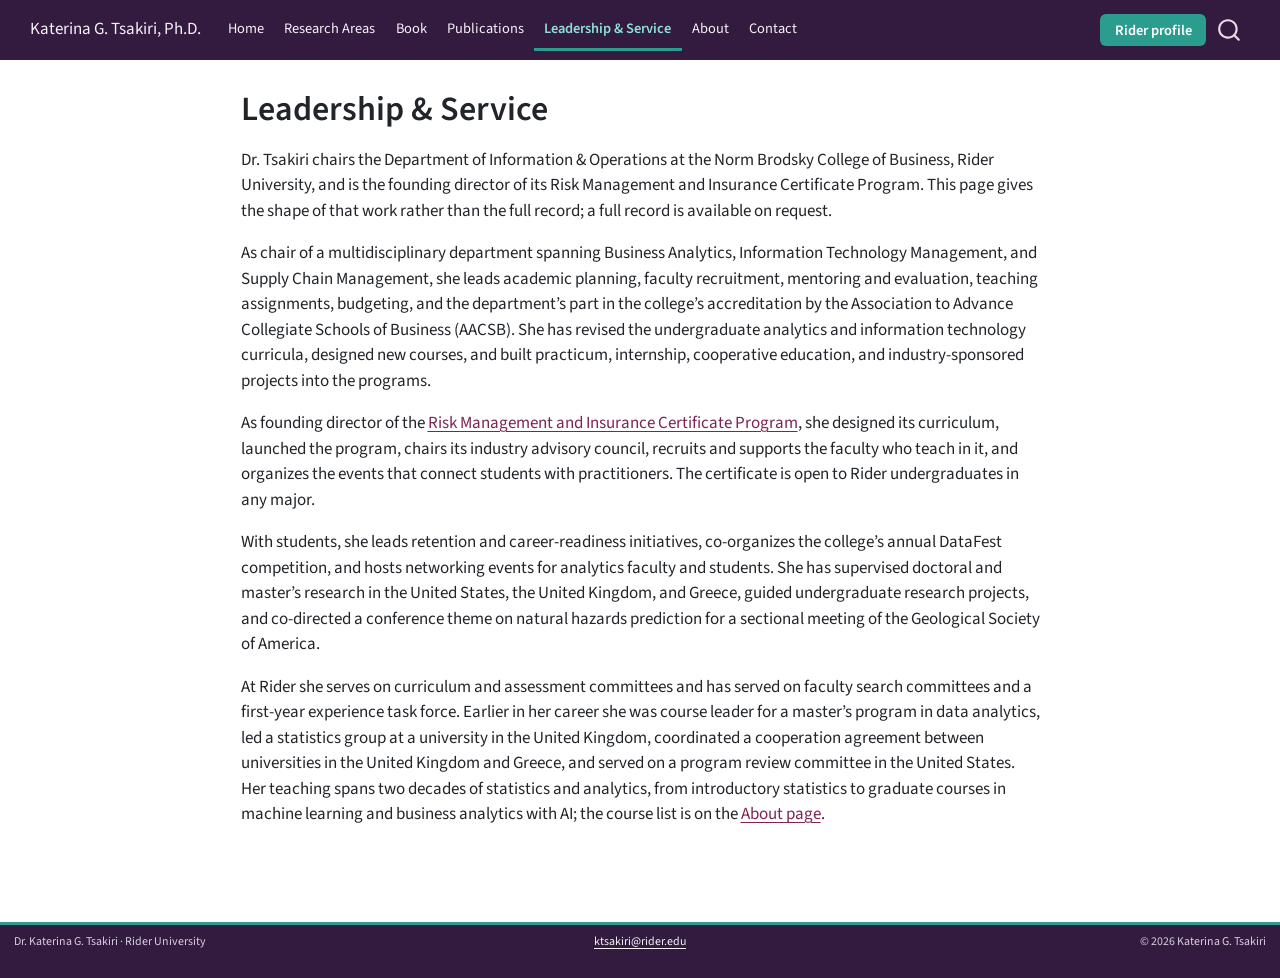
<file: leadership.html>
<!DOCTYPE html>
<html xmlns="http://www.w3.org/1999/xhtml" lang="en" xml:lang="en"><head>

<meta charset="utf-8">
<meta name="generator" content="quarto-1.6.42">

<meta name="viewport" content="width=device-width, initial-scale=1.0, user-scalable=yes">


<title>Leadership &amp; Service – Katerina G. Tsakiri, Ph.D.</title>
<style>
code{white-space: pre-wrap;}
span.smallcaps{font-variant: small-caps;}
div.columns{display: flex; gap: min(4vw, 1.5em);}
div.column{flex: auto; overflow-x: auto;}
div.hanging-indent{margin-left: 1.5em; text-indent: -1.5em;}
ul.task-list{list-style: none;}
ul.task-list li input[type="checkbox"] {
  width: 0.8em;
  margin: 0 0.8em 0.2em -1em; /* quarto-specific, see https://github.com/quarto-dev/quarto-cli/issues/4556 */ 
  vertical-align: middle;
}
</style>


<script src="site_libs/quarto-nav/quarto-nav.js"></script>
<script src="site_libs/quarto-nav/headroom.min.js"></script>
<script src="site_libs/clipboard/clipboard.min.js"></script>
<script src="site_libs/quarto-search/autocomplete.umd.js"></script>
<script src="site_libs/quarto-search/fuse.min.js"></script>
<script src="site_libs/quarto-search/quarto-search.js"></script>
<meta name="quarto:offset" content="./">
<script src="site_libs/quarto-html/quarto.js"></script>
<script src="site_libs/quarto-html/popper.min.js"></script>
<script src="site_libs/quarto-html/tippy.umd.min.js"></script>
<script src="site_libs/quarto-html/anchor.min.js"></script>
<link href="site_libs/quarto-html/tippy.css" rel="stylesheet">
<link href="site_libs/quarto-html/quarto-syntax-highlighting-2f5df379a58b258e96c21c0638c20c03.css" rel="stylesheet" id="quarto-text-highlighting-styles">
<script src="site_libs/bootstrap/bootstrap.min.js"></script>
<link href="site_libs/bootstrap/bootstrap-icons.css" rel="stylesheet">
<link href="site_libs/bootstrap/bootstrap-ee9e1ac7cdb2dfa9aa64d5535e8c7cb2.min.css" rel="stylesheet" append-hash="true" id="quarto-bootstrap" data-mode="light">
<script id="quarto-search-options" type="application/json">{
  "location": "navbar",
  "copy-button": false,
  "collapse-after": 3,
  "panel-placement": "end",
  "type": "overlay",
  "limit": 50,
  "keyboard-shortcut": [
    "f",
    "/",
    "s"
  ],
  "show-item-context": false,
  "language": {
    "search-no-results-text": "No results",
    "search-matching-documents-text": "matching documents",
    "search-copy-link-title": "Copy link to search",
    "search-hide-matches-text": "Hide additional matches",
    "search-more-match-text": "more match in this document",
    "search-more-matches-text": "more matches in this document",
    "search-clear-button-title": "Clear",
    "search-text-placeholder": "",
    "search-detached-cancel-button-title": "Cancel",
    "search-submit-button-title": "Submit",
    "search-label": "Search"
  }
}</script>


</head>

<body class="nav-fixed fullcontent">

<div id="quarto-search-results"></div>
  <header id="quarto-header" class="headroom fixed-top">
    <nav class="navbar navbar-expand-lg " data-bs-theme="dark">
      <div class="navbar-container container-fluid">
      <div class="navbar-brand-container mx-auto">
    <a class="navbar-brand" href="./index.html">
    <span class="navbar-title">Katerina G. Tsakiri, Ph.D.</span>
    </a>
  </div>
            <div id="quarto-search" class="" title="Search"></div>
          <button class="navbar-toggler" type="button" data-bs-toggle="collapse" data-bs-target="#navbarCollapse" aria-controls="navbarCollapse" role="menu" aria-expanded="false" aria-label="Toggle navigation" onclick="if (window.quartoToggleHeadroom) { window.quartoToggleHeadroom(); }">
  <span class="navbar-toggler-icon"></span>
</button>
          <div class="collapse navbar-collapse" id="navbarCollapse">
            <ul class="navbar-nav navbar-nav-scroll me-auto">
  <li class="nav-item">
    <a class="nav-link" href="./index.html"> 
<span class="menu-text">Home</span></a>
  </li>  
  <li class="nav-item">
    <a class="nav-link" href="./research.html"> 
<span class="menu-text">Research Areas</span></a>
  </li>  
  <li class="nav-item">
    <a class="nav-link" href="./index.html#book"> 
<span class="menu-text">Book</span></a>
  </li>  
  <li class="nav-item">
    <a class="nav-link" href="./publications.html"> 
<span class="menu-text">Publications</span></a>
  </li>  
  <li class="nav-item">
    <a class="nav-link active" href="./leadership.html" aria-current="page"> 
<span class="menu-text">Leadership &amp; Service</span></a>
  </li>  
  <li class="nav-item">
    <a class="nav-link" href="./about.html"> 
<span class="menu-text">About</span></a>
  </li>  
  <li class="nav-item">
    <a class="nav-link" href="./about.html#contact"> 
<span class="menu-text">Contact</span></a>
  </li>  
</ul>
            <ul class="navbar-nav navbar-nav-scroll ms-auto">
  <li class="nav-item">
    <a class="nav-link" href="https://www.rider.edu/about/faculty-staff-directory/katerina-tsakiri" rel="noopener" target="_blank"> 
<span class="menu-text">Rider profile</span></a>
  </li>  
</ul>
          </div> <!-- /navcollapse -->
            <div class="quarto-navbar-tools">
</div>
      </div> <!-- /container-fluid -->
    </nav>
</header>
<!-- content -->
<div id="quarto-content" class="quarto-container page-columns page-rows-contents page-layout-article page-navbar">
<!-- sidebar -->
<!-- margin-sidebar -->
    
<!-- main -->
<main class="content" id="quarto-document-content">

<header id="title-block-header" class="quarto-title-block default">
<div class="quarto-title">
<h1 class="title">Leadership &amp; Service</h1>
</div>



<div class="quarto-title-meta">

    
  
    
  </div>
  


</header>


<p>Dr.&nbsp;Tsakiri chairs the Department of Information &amp; Operations at the Norm Brodsky College of Business, Rider University, and is the founding director of its Risk Management and Insurance Certificate Program. This page gives the shape of that work rather than the full record; a full record is available on request.</p>
<p>As chair of a multidisciplinary department spanning Business Analytics, Information Technology Management, and Supply Chain Management, she leads academic planning, faculty recruitment, mentoring and evaluation, teaching assignments, budgeting, and the department’s part in the college’s accreditation by the Association to Advance Collegiate Schools of Business (AACSB). She has revised the undergraduate analytics and information technology curricula, designed new courses, and built practicum, internship, cooperative education, and industry-sponsored projects into the programs.</p>
<div id="program-and-certificate-leadership">
<p>As founding director of the <a href="https://www.rider.edu/academics/colleges-schools/norm-brodsky-college-business/certificates/risk-management-insurance">Risk Management and Insurance Certificate Program</a>, she designed its curriculum, launched the program, chairs its industry advisory council, recruits and supports the faculty who teach in it, and organizes the events that connect students with practitioners. The certificate is open to Rider undergraduates in any major.</p>
</div>
<p>With students, she leads retention and career-readiness initiatives, co-organizes the college’s annual DataFest competition, and hosts networking events for analytics faculty and students. She has supervised doctoral and master’s research in the United States, the United Kingdom, and Greece, guided undergraduate research projects, and co-directed a conference theme on natural hazards prediction for a sectional meeting of the Geological Society of America.</p>
<p>At Rider she serves on curriculum and assessment committees and has served on faculty search committees and a first-year experience task force. Earlier in her career she was course leader for a master’s program in data analytics, led a statistics group at a university in the United Kingdom, coordinated a cooperation agreement between universities in the United Kingdom and Greece, and served on a program review committee in the United States. Her teaching spans two decades of statistics and analytics, from introductory statistics to graduate courses in machine learning and business analytics with AI; the course list is on the <a href="about.html#teaching">About page</a>.</p>



</main> <!-- /main -->
<script id="quarto-html-after-body" type="application/javascript">
window.document.addEventListener("DOMContentLoaded", function (event) {
  const toggleBodyColorMode = (bsSheetEl) => {
    const mode = bsSheetEl.getAttribute("data-mode");
    const bodyEl = window.document.querySelector("body");
    if (mode === "dark") {
      bodyEl.classList.add("quarto-dark");
      bodyEl.classList.remove("quarto-light");
    } else {
      bodyEl.classList.add("quarto-light");
      bodyEl.classList.remove("quarto-dark");
    }
  }
  const toggleBodyColorPrimary = () => {
    const bsSheetEl = window.document.querySelector("link#quarto-bootstrap");
    if (bsSheetEl) {
      toggleBodyColorMode(bsSheetEl);
    }
  }
  toggleBodyColorPrimary();  
  const icon = "";
  const anchorJS = new window.AnchorJS();
  anchorJS.options = {
    placement: 'right',
    icon: icon
  };
  anchorJS.add('.anchored');
  const isCodeAnnotation = (el) => {
    for (const clz of el.classList) {
      if (clz.startsWith('code-annotation-')) {                     
        return true;
      }
    }
    return false;
  }
  const onCopySuccess = function(e) {
    // button target
    const button = e.trigger;
    // don't keep focus
    button.blur();
    // flash "checked"
    button.classList.add('code-copy-button-checked');
    var currentTitle = button.getAttribute("title");
    button.setAttribute("title", "Copied!");
    let tooltip;
    if (window.bootstrap) {
      button.setAttribute("data-bs-toggle", "tooltip");
      button.setAttribute("data-bs-placement", "left");
      button.setAttribute("data-bs-title", "Copied!");
      tooltip = new bootstrap.Tooltip(button, 
        { trigger: "manual", 
          customClass: "code-copy-button-tooltip",
          offset: [0, -8]});
      tooltip.show();    
    }
    setTimeout(function() {
      if (tooltip) {
        tooltip.hide();
        button.removeAttribute("data-bs-title");
        button.removeAttribute("data-bs-toggle");
        button.removeAttribute("data-bs-placement");
      }
      button.setAttribute("title", currentTitle);
      button.classList.remove('code-copy-button-checked');
    }, 1000);
    // clear code selection
    e.clearSelection();
  }
  const getTextToCopy = function(trigger) {
      const codeEl = trigger.previousElementSibling.cloneNode(true);
      for (const childEl of codeEl.children) {
        if (isCodeAnnotation(childEl)) {
          childEl.remove();
        }
      }
      return codeEl.innerText;
  }
  const clipboard = new window.ClipboardJS('.code-copy-button:not([data-in-quarto-modal])', {
    text: getTextToCopy
  });
  clipboard.on('success', onCopySuccess);
  if (window.document.getElementById('quarto-embedded-source-code-modal')) {
    const clipboardModal = new window.ClipboardJS('.code-copy-button[data-in-quarto-modal]', {
      text: getTextToCopy,
      container: window.document.getElementById('quarto-embedded-source-code-modal')
    });
    clipboardModal.on('success', onCopySuccess);
  }
    var localhostRegex = new RegExp(/^(?:http|https):\/\/localhost\:?[0-9]*\//);
    var mailtoRegex = new RegExp(/^mailto:/);
      var filterRegex = new RegExp("https:\/\/katerinatsakiri\.github\.io\/research\/");
    var isInternal = (href) => {
        return filterRegex.test(href) || localhostRegex.test(href) || mailtoRegex.test(href);
    }
    // Inspect non-navigation links and adorn them if external
 	var links = window.document.querySelectorAll('a[href]:not(.nav-link):not(.navbar-brand):not(.toc-action):not(.sidebar-link):not(.sidebar-item-toggle):not(.pagination-link):not(.no-external):not([aria-hidden]):not(.dropdown-item):not(.quarto-navigation-tool):not(.about-link)');
    for (var i=0; i<links.length; i++) {
      const link = links[i];
      if (!isInternal(link.href)) {
        // undo the damage that might have been done by quarto-nav.js in the case of
        // links that we want to consider external
        if (link.dataset.originalHref !== undefined) {
          link.href = link.dataset.originalHref;
        }
          // target, if specified
          link.setAttribute("target", "_blank");
          if (link.getAttribute("rel") === null) {
            link.setAttribute("rel", "noopener");
          }
      }
    }
  function tippyHover(el, contentFn, onTriggerFn, onUntriggerFn) {
    const config = {
      allowHTML: true,
      maxWidth: 500,
      delay: 100,
      arrow: false,
      appendTo: function(el) {
          return el.parentElement;
      },
      interactive: true,
      interactiveBorder: 10,
      theme: 'quarto',
      placement: 'bottom-start',
    };
    if (contentFn) {
      config.content = contentFn;
    }
    if (onTriggerFn) {
      config.onTrigger = onTriggerFn;
    }
    if (onUntriggerFn) {
      config.onUntrigger = onUntriggerFn;
    }
    window.tippy(el, config); 
  }
  const noterefs = window.document.querySelectorAll('a[role="doc-noteref"]');
  for (var i=0; i<noterefs.length; i++) {
    const ref = noterefs[i];
    tippyHover(ref, function() {
      // use id or data attribute instead here
      let href = ref.getAttribute('data-footnote-href') || ref.getAttribute('href');
      try { href = new URL(href).hash; } catch {}
      const id = href.replace(/^#\/?/, "");
      const note = window.document.getElementById(id);
      if (note) {
        return note.innerHTML;
      } else {
        return "";
      }
    });
  }
  const xrefs = window.document.querySelectorAll('a.quarto-xref');
  const processXRef = (id, note) => {
    // Strip column container classes
    const stripColumnClz = (el) => {
      el.classList.remove("page-full", "page-columns");
      if (el.children) {
        for (const child of el.children) {
          stripColumnClz(child);
        }
      }
    }
    stripColumnClz(note)
    if (id === null || id.startsWith('sec-')) {
      // Special case sections, only their first couple elements
      const container = document.createElement("div");
      if (note.children && note.children.length > 2) {
        container.appendChild(note.children[0].cloneNode(true));
        for (let i = 1; i < note.children.length; i++) {
          const child = note.children[i];
          if (child.tagName === "P" && child.innerText === "") {
            continue;
          } else {
            container.appendChild(child.cloneNode(true));
            break;
          }
        }
        if (window.Quarto?.typesetMath) {
          window.Quarto.typesetMath(container);
        }
        return container.innerHTML
      } else {
        if (window.Quarto?.typesetMath) {
          window.Quarto.typesetMath(note);
        }
        return note.innerHTML;
      }
    } else {
      // Remove any anchor links if they are present
      const anchorLink = note.querySelector('a.anchorjs-link');
      if (anchorLink) {
        anchorLink.remove();
      }
      if (window.Quarto?.typesetMath) {
        window.Quarto.typesetMath(note);
      }
      if (note.classList.contains("callout")) {
        return note.outerHTML;
      } else {
        return note.innerHTML;
      }
    }
  }
  for (var i=0; i<xrefs.length; i++) {
    const xref = xrefs[i];
    tippyHover(xref, undefined, function(instance) {
      instance.disable();
      let url = xref.getAttribute('href');
      let hash = undefined; 
      if (url.startsWith('#')) {
        hash = url;
      } else {
        try { hash = new URL(url).hash; } catch {}
      }
      if (hash) {
        const id = hash.replace(/^#\/?/, "");
        const note = window.document.getElementById(id);
        if (note !== null) {
          try {
            const html = processXRef(id, note.cloneNode(true));
            instance.setContent(html);
          } finally {
            instance.enable();
            instance.show();
          }
        } else {
          // See if we can fetch this
          fetch(url.split('#')[0])
          .then(res => res.text())
          .then(html => {
            const parser = new DOMParser();
            const htmlDoc = parser.parseFromString(html, "text/html");
            const note = htmlDoc.getElementById(id);
            if (note !== null) {
              const html = processXRef(id, note);
              instance.setContent(html);
            } 
          }).finally(() => {
            instance.enable();
            instance.show();
          });
        }
      } else {
        // See if we can fetch a full url (with no hash to target)
        // This is a special case and we should probably do some content thinning / targeting
        fetch(url)
        .then(res => res.text())
        .then(html => {
          const parser = new DOMParser();
          const htmlDoc = parser.parseFromString(html, "text/html");
          const note = htmlDoc.querySelector('main.content');
          if (note !== null) {
            // This should only happen for chapter cross references
            // (since there is no id in the URL)
            // remove the first header
            if (note.children.length > 0 && note.children[0].tagName === "HEADER") {
              note.children[0].remove();
            }
            const html = processXRef(null, note);
            instance.setContent(html);
          } 
        }).finally(() => {
          instance.enable();
          instance.show();
        });
      }
    }, function(instance) {
    });
  }
      let selectedAnnoteEl;
      const selectorForAnnotation = ( cell, annotation) => {
        let cellAttr = 'data-code-cell="' + cell + '"';
        let lineAttr = 'data-code-annotation="' +  annotation + '"';
        const selector = 'span[' + cellAttr + '][' + lineAttr + ']';
        return selector;
      }
      const selectCodeLines = (annoteEl) => {
        const doc = window.document;
        const targetCell = annoteEl.getAttribute("data-target-cell");
        const targetAnnotation = annoteEl.getAttribute("data-target-annotation");
        const annoteSpan = window.document.querySelector(selectorForAnnotation(targetCell, targetAnnotation));
        const lines = annoteSpan.getAttribute("data-code-lines").split(",");
        const lineIds = lines.map((line) => {
          return targetCell + "-" + line;
        })
        let top = null;
        let height = null;
        let parent = null;
        if (lineIds.length > 0) {
            //compute the position of the single el (top and bottom and make a div)
            const el = window.document.getElementById(lineIds[0]);
            top = el.offsetTop;
            height = el.offsetHeight;
            parent = el.parentElement.parentElement;
          if (lineIds.length > 1) {
            const lastEl = window.document.getElementById(lineIds[lineIds.length - 1]);
            const bottom = lastEl.offsetTop + lastEl.offsetHeight;
            height = bottom - top;
          }
          if (top !== null && height !== null && parent !== null) {
            // cook up a div (if necessary) and position it 
            let div = window.document.getElementById("code-annotation-line-highlight");
            if (div === null) {
              div = window.document.createElement("div");
              div.setAttribute("id", "code-annotation-line-highlight");
              div.style.position = 'absolute';
              parent.appendChild(div);
            }
            div.style.top = top - 2 + "px";
            div.style.height = height + 4 + "px";
            div.style.left = 0;
            let gutterDiv = window.document.getElementById("code-annotation-line-highlight-gutter");
            if (gutterDiv === null) {
              gutterDiv = window.document.createElement("div");
              gutterDiv.setAttribute("id", "code-annotation-line-highlight-gutter");
              gutterDiv.style.position = 'absolute';
              const codeCell = window.document.getElementById(targetCell);
              const gutter = codeCell.querySelector('.code-annotation-gutter');
              gutter.appendChild(gutterDiv);
            }
            gutterDiv.style.top = top - 2 + "px";
            gutterDiv.style.height = height + 4 + "px";
          }
          selectedAnnoteEl = annoteEl;
        }
      };
      const unselectCodeLines = () => {
        const elementsIds = ["code-annotation-line-highlight", "code-annotation-line-highlight-gutter"];
        elementsIds.forEach((elId) => {
          const div = window.document.getElementById(elId);
          if (div) {
            div.remove();
          }
        });
        selectedAnnoteEl = undefined;
      };
        // Handle positioning of the toggle
    window.addEventListener(
      "resize",
      throttle(() => {
        elRect = undefined;
        if (selectedAnnoteEl) {
          selectCodeLines(selectedAnnoteEl);
        }
      }, 10)
    );
    function throttle(fn, ms) {
    let throttle = false;
    let timer;
      return (...args) => {
        if(!throttle) { // first call gets through
            fn.apply(this, args);
            throttle = true;
        } else { // all the others get throttled
            if(timer) clearTimeout(timer); // cancel #2
            timer = setTimeout(() => {
              fn.apply(this, args);
              timer = throttle = false;
            }, ms);
        }
      };
    }
      // Attach click handler to the DT
      const annoteDls = window.document.querySelectorAll('dt[data-target-cell]');
      for (const annoteDlNode of annoteDls) {
        annoteDlNode.addEventListener('click', (event) => {
          const clickedEl = event.target;
          if (clickedEl !== selectedAnnoteEl) {
            unselectCodeLines();
            const activeEl = window.document.querySelector('dt[data-target-cell].code-annotation-active');
            if (activeEl) {
              activeEl.classList.remove('code-annotation-active');
            }
            selectCodeLines(clickedEl);
            clickedEl.classList.add('code-annotation-active');
          } else {
            // Unselect the line
            unselectCodeLines();
            clickedEl.classList.remove('code-annotation-active');
          }
        });
      }
  const findCites = (el) => {
    const parentEl = el.parentElement;
    if (parentEl) {
      const cites = parentEl.dataset.cites;
      if (cites) {
        return {
          el,
          cites: cites.split(' ')
        };
      } else {
        return findCites(el.parentElement)
      }
    } else {
      return undefined;
    }
  };
  var bibliorefs = window.document.querySelectorAll('a[role="doc-biblioref"]');
  for (var i=0; i<bibliorefs.length; i++) {
    const ref = bibliorefs[i];
    const citeInfo = findCites(ref);
    if (citeInfo) {
      tippyHover(citeInfo.el, function() {
        var popup = window.document.createElement('div');
        citeInfo.cites.forEach(function(cite) {
          var citeDiv = window.document.createElement('div');
          citeDiv.classList.add('hanging-indent');
          citeDiv.classList.add('csl-entry');
          var biblioDiv = window.document.getElementById('ref-' + cite);
          if (biblioDiv) {
            citeDiv.innerHTML = biblioDiv.innerHTML;
          }
          popup.appendChild(citeDiv);
        });
        return popup.innerHTML;
      });
    }
  }
});
</script>
</div> <!-- /content -->
<footer class="footer">
  <div class="nav-footer">
    <div class="nav-footer-left">
<p>Dr.&nbsp;Katerina G. Tsakiri · Rider University</p>
</div>   
    <div class="nav-footer-center">
<p><a href="mailto:ktsakiri@rider.edu">ktsakiri@rider.edu</a></p>
</div>
    <div class="nav-footer-right">
<p>© 2026 Katerina G. Tsakiri</p>
</div>
  </div>
</footer>




</body></html>
</file>
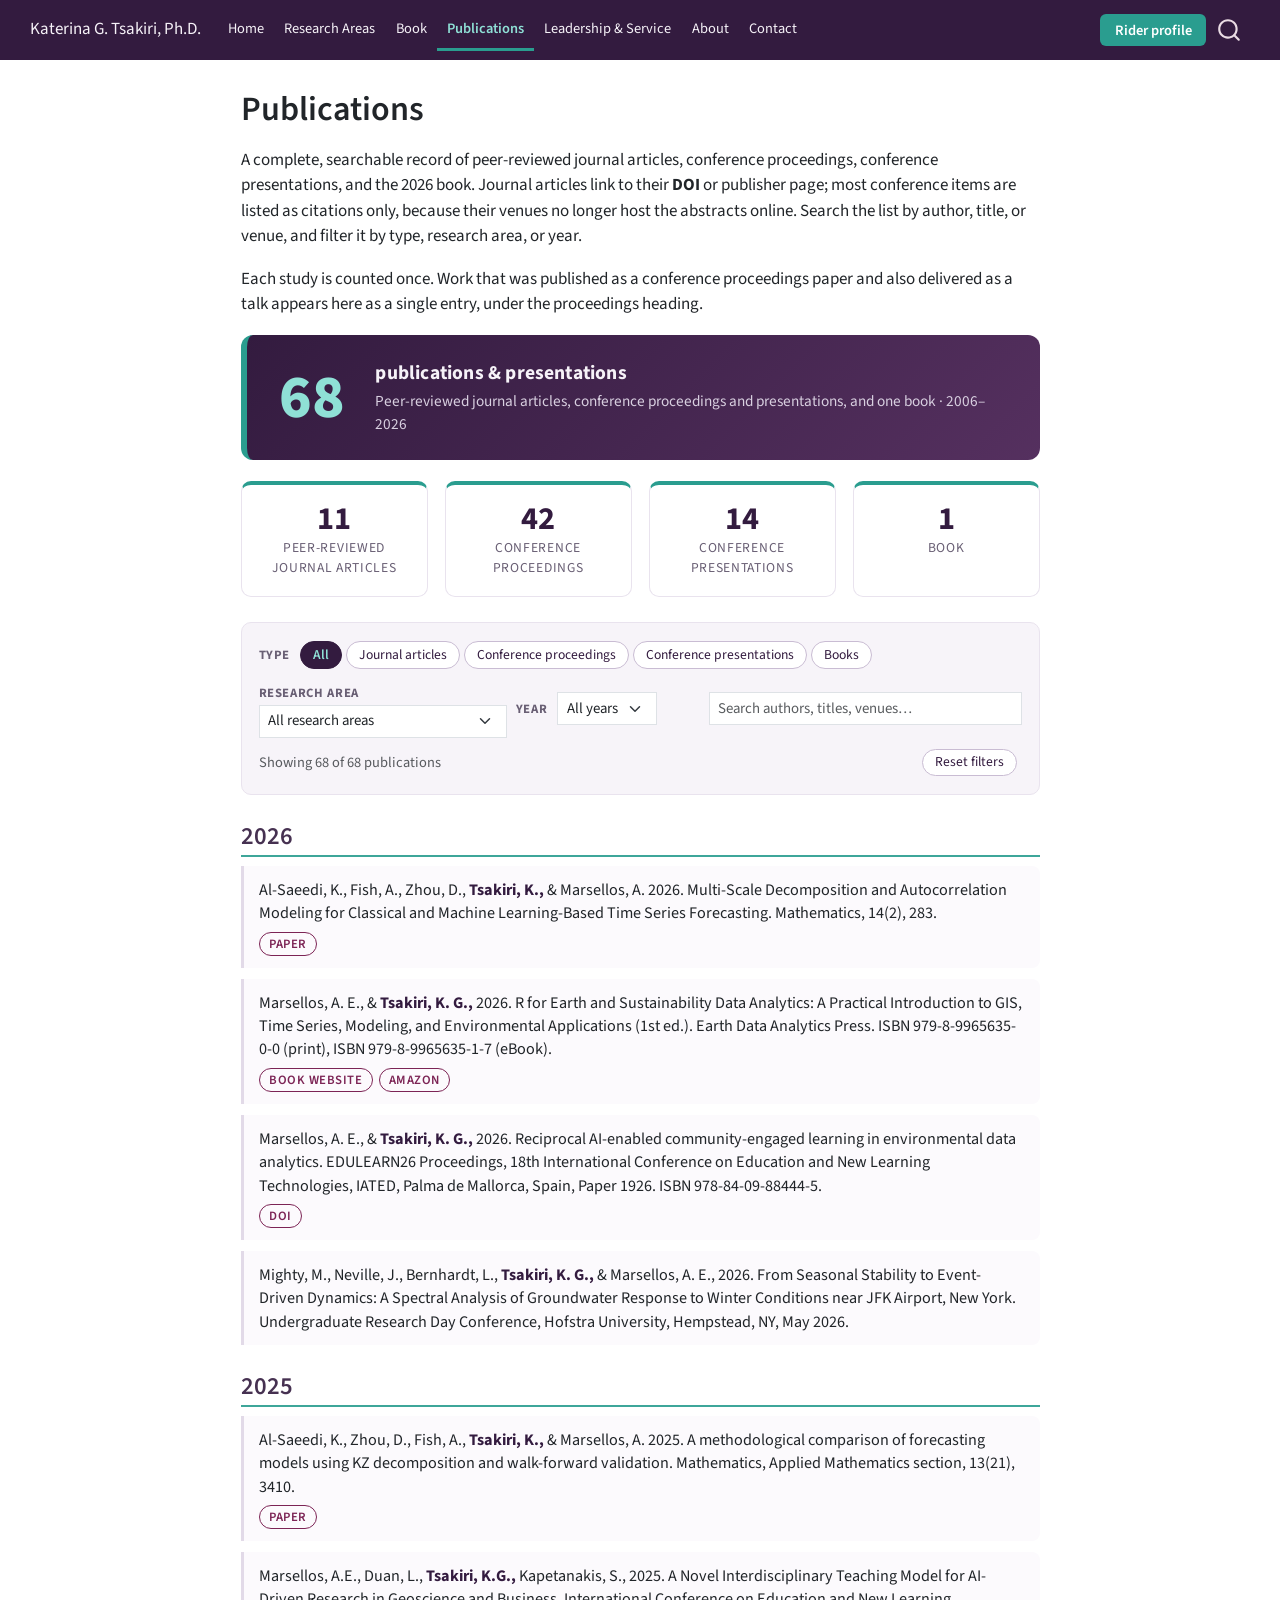
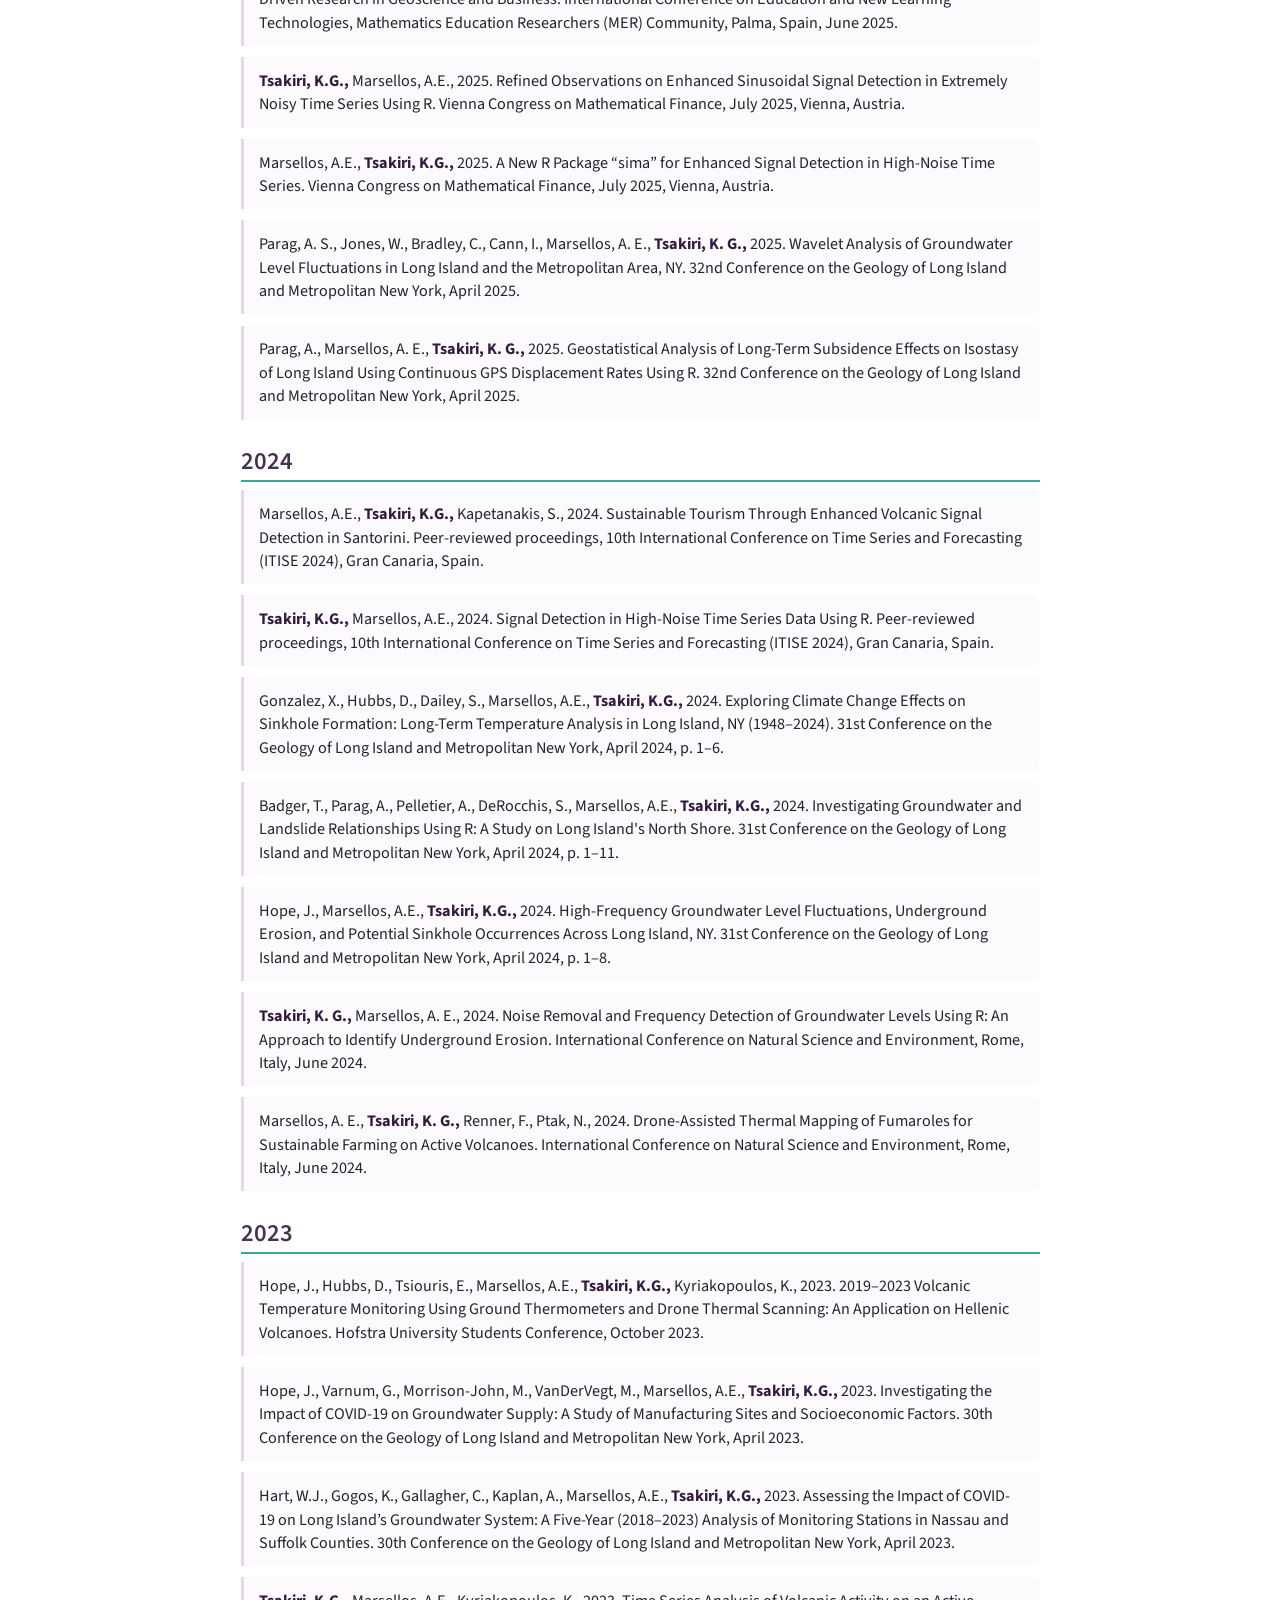
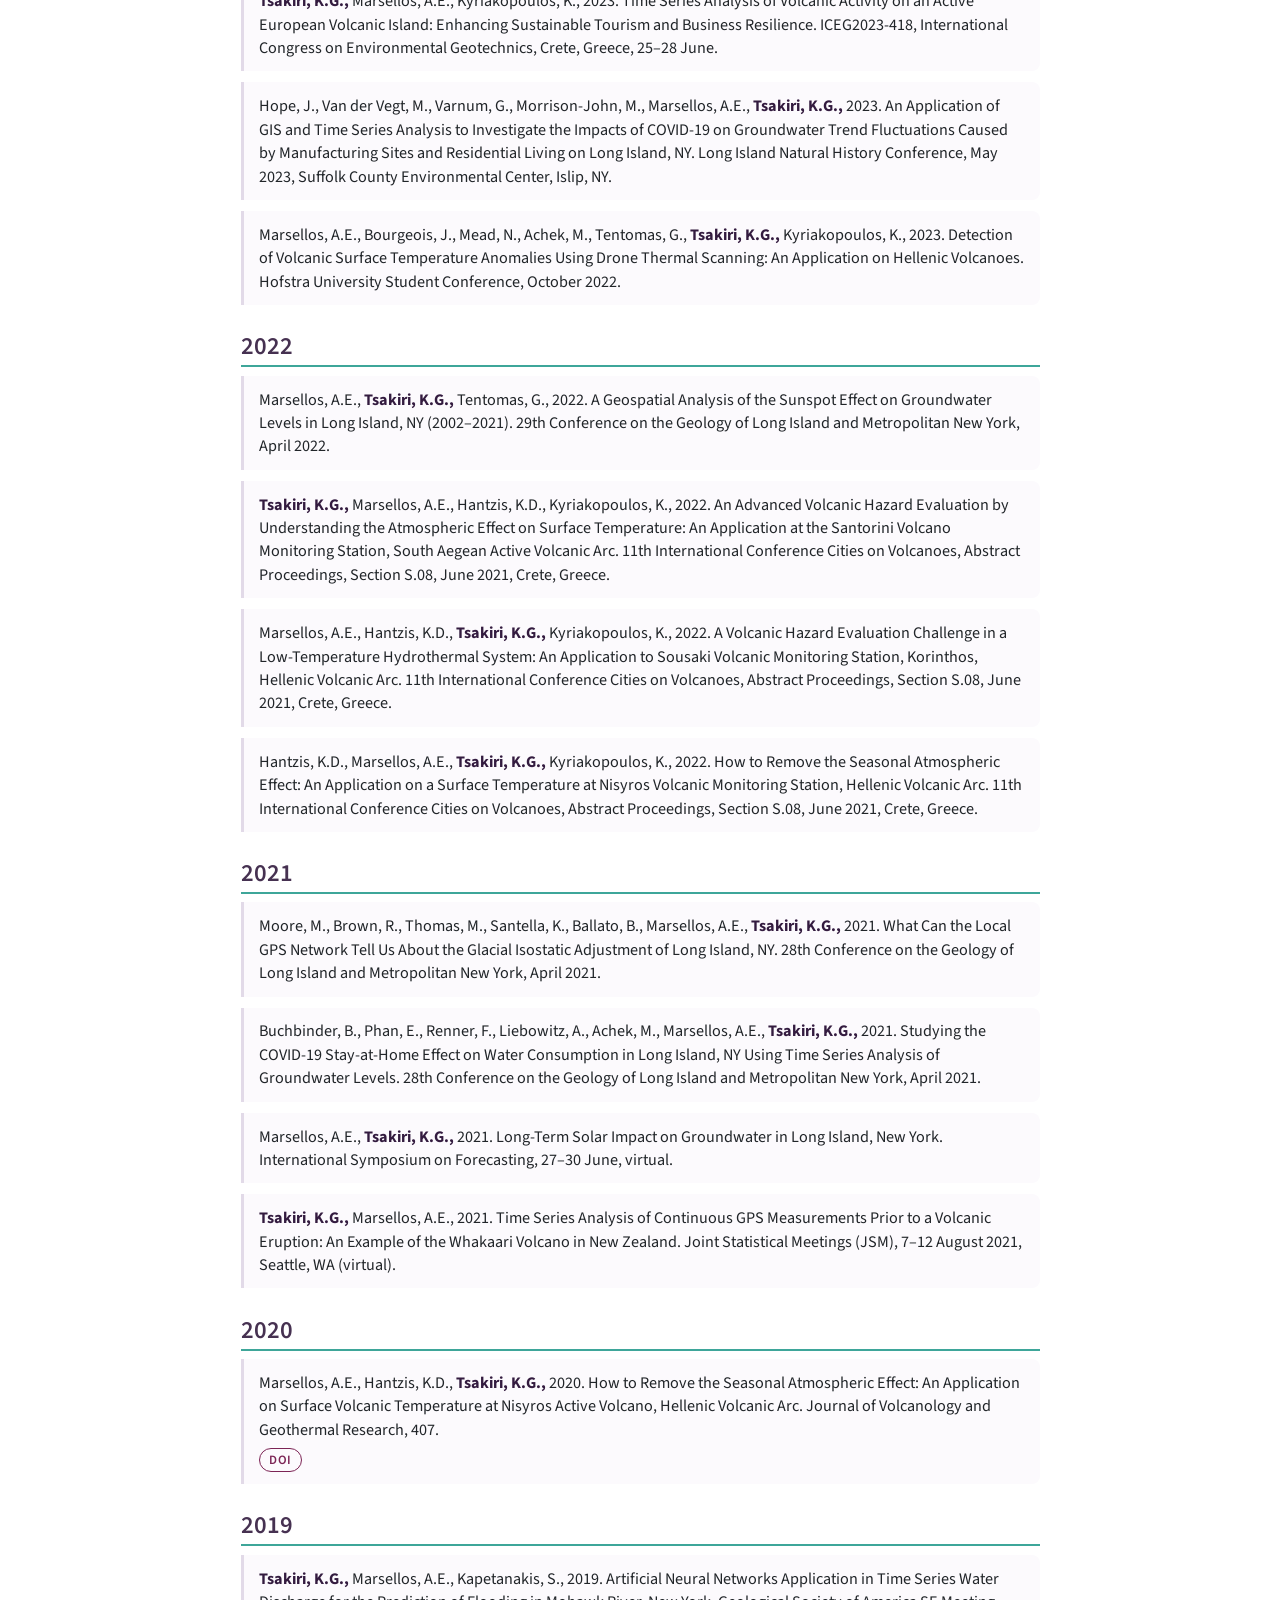
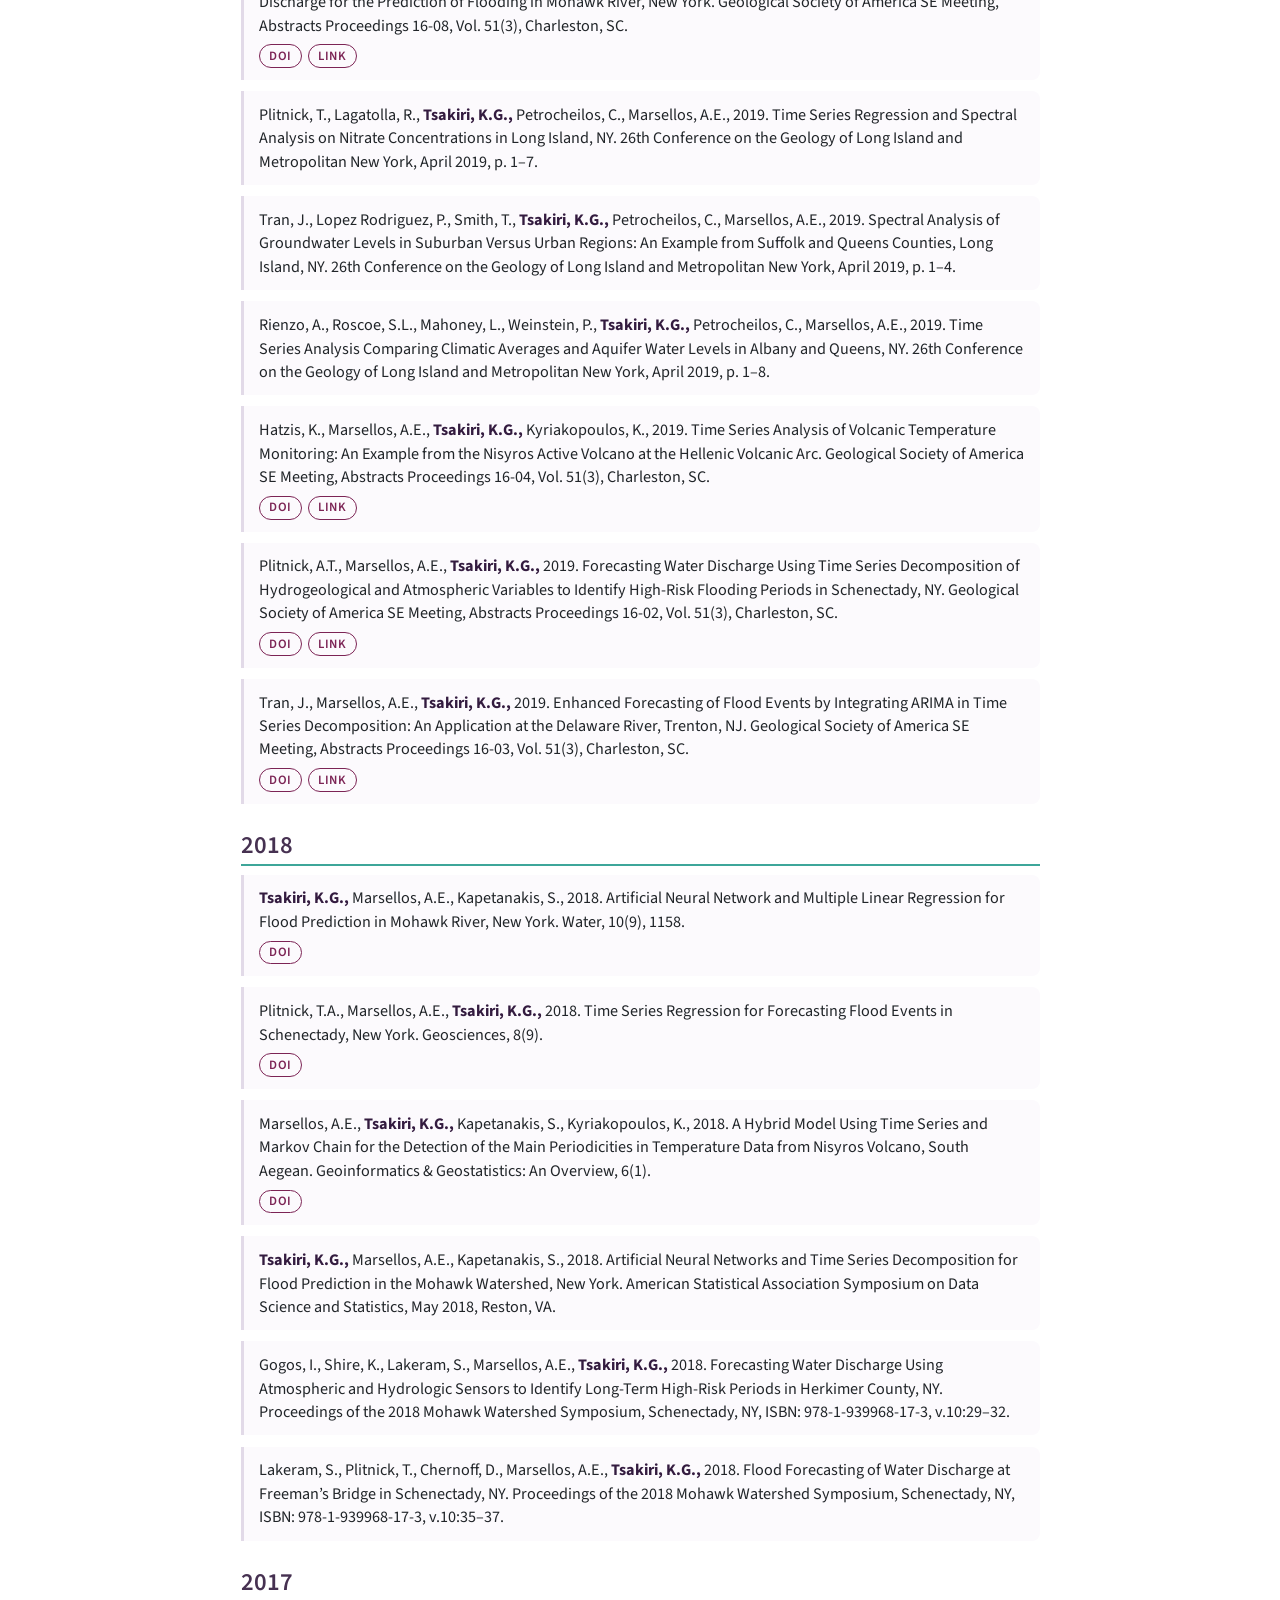
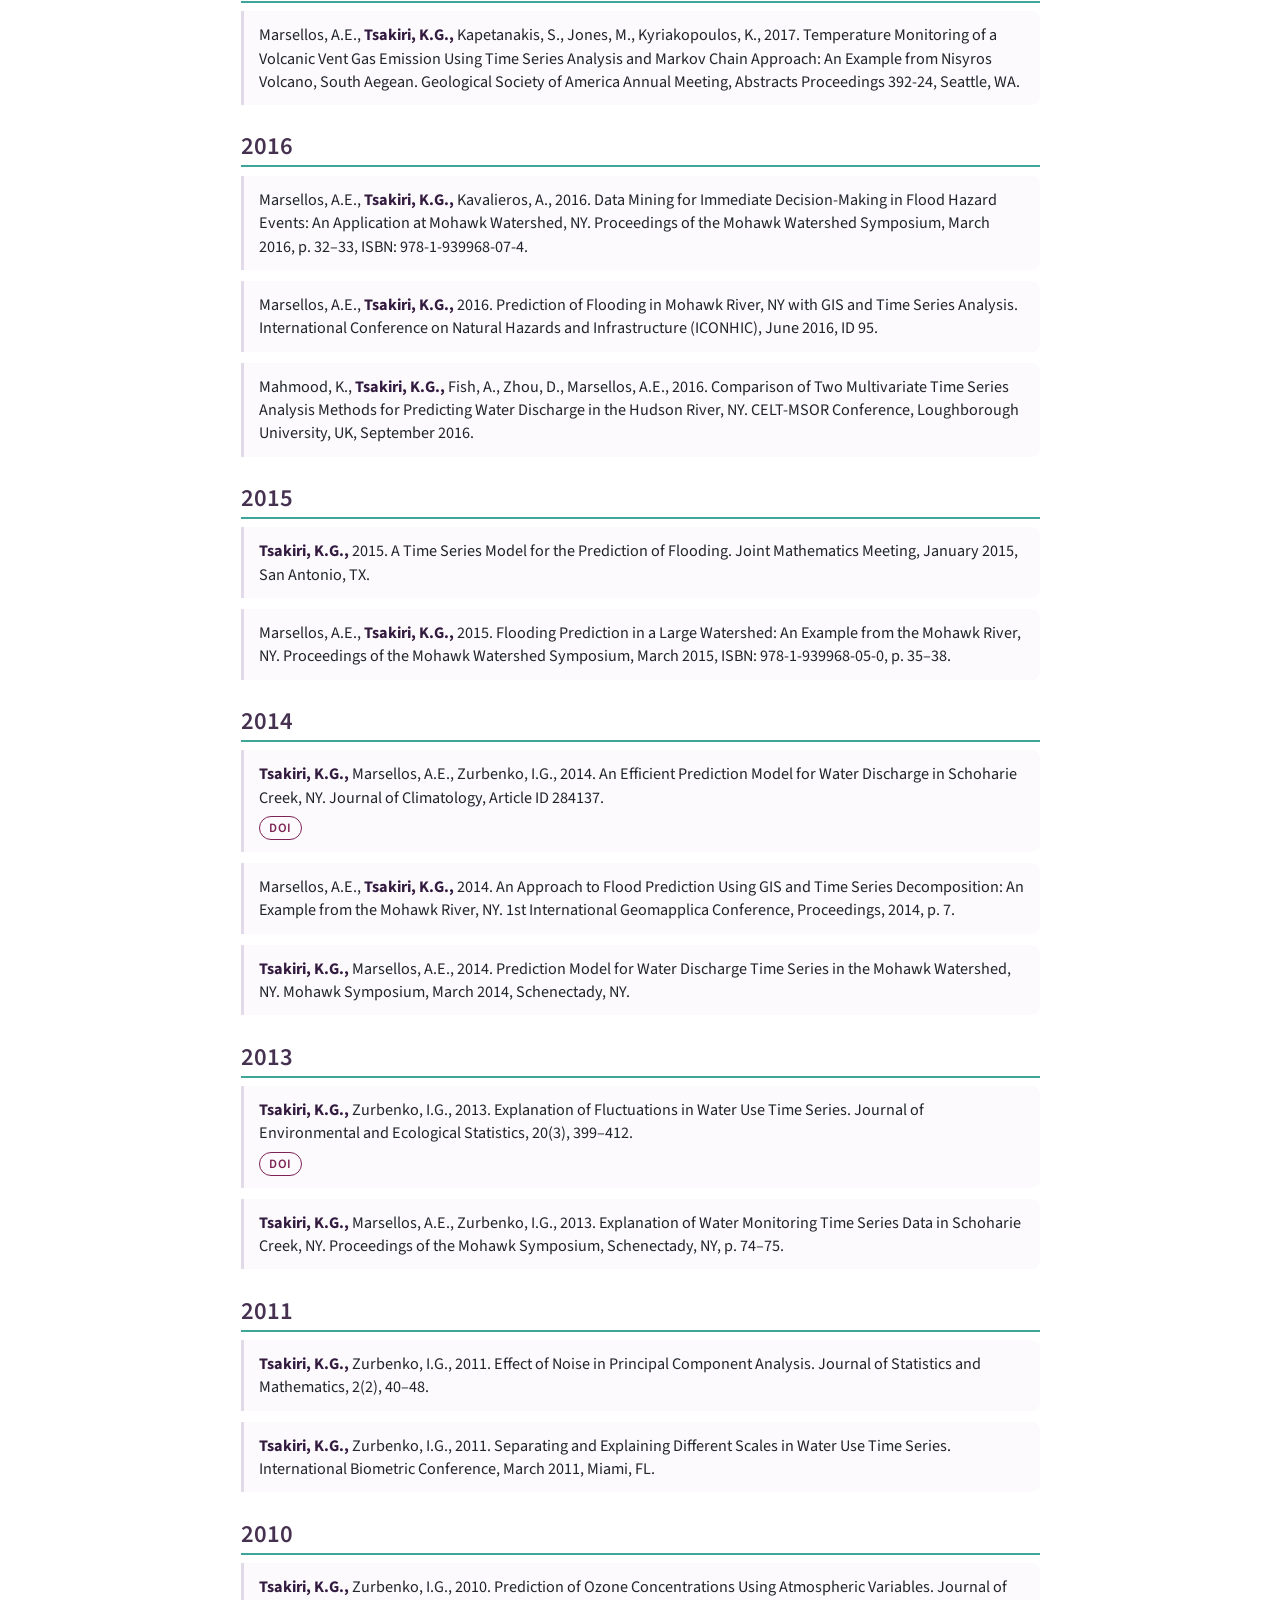
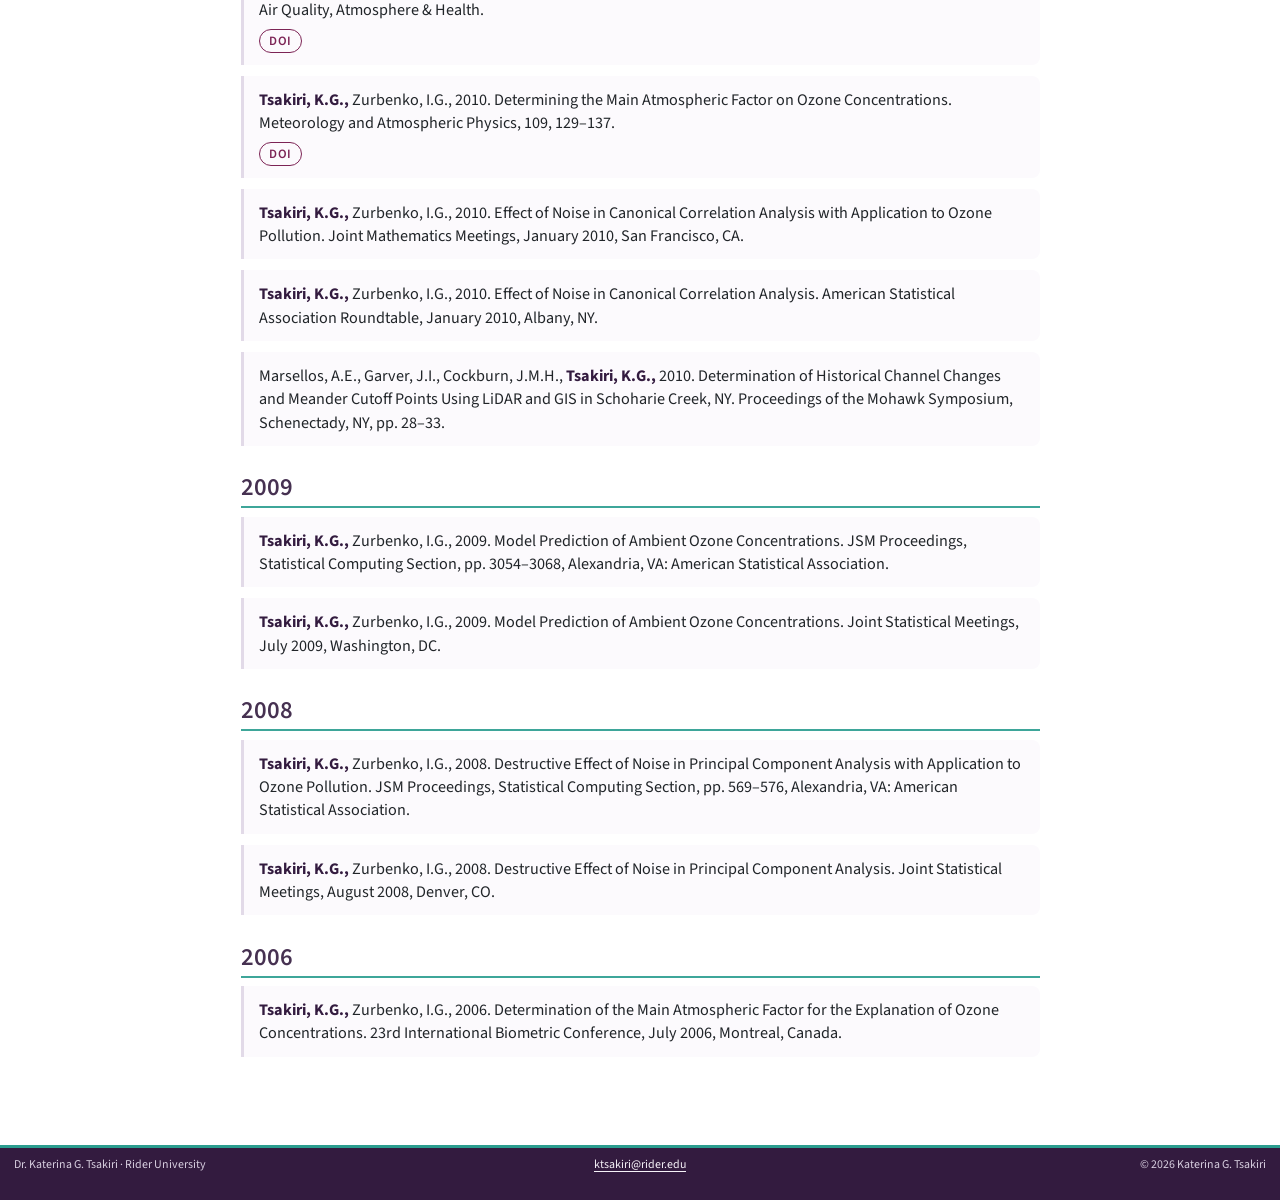
<file: publications.html>
<!DOCTYPE html>
<html xmlns="http://www.w3.org/1999/xhtml" lang="en" xml:lang="en"><head>

<meta charset="utf-8">
<meta name="generator" content="quarto-1.6.42">

<meta name="viewport" content="width=device-width, initial-scale=1.0, user-scalable=yes">


<title>Publications – Katerina G. Tsakiri, Ph.D.</title>
<style>
code{white-space: pre-wrap;}
span.smallcaps{font-variant: small-caps;}
div.columns{display: flex; gap: min(4vw, 1.5em);}
div.column{flex: auto; overflow-x: auto;}
div.hanging-indent{margin-left: 1.5em; text-indent: -1.5em;}
ul.task-list{list-style: none;}
ul.task-list li input[type="checkbox"] {
  width: 0.8em;
  margin: 0 0.8em 0.2em -1em; /* quarto-specific, see https://github.com/quarto-dev/quarto-cli/issues/4556 */ 
  vertical-align: middle;
}
</style>


<script src="site_libs/quarto-nav/quarto-nav.js"></script>
<script src="site_libs/quarto-nav/headroom.min.js"></script>
<script src="site_libs/clipboard/clipboard.min.js"></script>
<script src="site_libs/quarto-search/autocomplete.umd.js"></script>
<script src="site_libs/quarto-search/fuse.min.js"></script>
<script src="site_libs/quarto-search/quarto-search.js"></script>
<meta name="quarto:offset" content="./">
<script src="site_libs/quarto-html/quarto.js"></script>
<script src="site_libs/quarto-html/popper.min.js"></script>
<script src="site_libs/quarto-html/tippy.umd.min.js"></script>
<script src="site_libs/quarto-html/anchor.min.js"></script>
<link href="site_libs/quarto-html/tippy.css" rel="stylesheet">
<link href="site_libs/quarto-html/quarto-syntax-highlighting-2f5df379a58b258e96c21c0638c20c03.css" rel="stylesheet" id="quarto-text-highlighting-styles">
<script src="site_libs/bootstrap/bootstrap.min.js"></script>
<link href="site_libs/bootstrap/bootstrap-icons.css" rel="stylesheet">
<link href="site_libs/bootstrap/bootstrap-ee9e1ac7cdb2dfa9aa64d5535e8c7cb2.min.css" rel="stylesheet" append-hash="true" id="quarto-bootstrap" data-mode="light">
<script id="quarto-search-options" type="application/json">{
  "location": "navbar",
  "copy-button": false,
  "collapse-after": 3,
  "panel-placement": "end",
  "type": "overlay",
  "limit": 50,
  "keyboard-shortcut": [
    "f",
    "/",
    "s"
  ],
  "show-item-context": false,
  "language": {
    "search-no-results-text": "No results",
    "search-matching-documents-text": "matching documents",
    "search-copy-link-title": "Copy link to search",
    "search-hide-matches-text": "Hide additional matches",
    "search-more-match-text": "more match in this document",
    "search-more-matches-text": "more matches in this document",
    "search-clear-button-title": "Clear",
    "search-text-placeholder": "",
    "search-detached-cancel-button-title": "Cancel",
    "search-submit-button-title": "Submit",
    "search-label": "Search"
  }
}</script>


</head>

<body class="nav-fixed fullcontent">

<div id="quarto-search-results"></div>
  <header id="quarto-header" class="headroom fixed-top">
    <nav class="navbar navbar-expand-lg " data-bs-theme="dark">
      <div class="navbar-container container-fluid">
      <div class="navbar-brand-container mx-auto">
    <a class="navbar-brand" href="./index.html">
    <span class="navbar-title">Katerina G. Tsakiri, Ph.D.</span>
    </a>
  </div>
            <div id="quarto-search" class="" title="Search"></div>
          <button class="navbar-toggler" type="button" data-bs-toggle="collapse" data-bs-target="#navbarCollapse" aria-controls="navbarCollapse" role="menu" aria-expanded="false" aria-label="Toggle navigation" onclick="if (window.quartoToggleHeadroom) { window.quartoToggleHeadroom(); }">
  <span class="navbar-toggler-icon"></span>
</button>
          <div class="collapse navbar-collapse" id="navbarCollapse">
            <ul class="navbar-nav navbar-nav-scroll me-auto">
  <li class="nav-item">
    <a class="nav-link" href="./index.html"> 
<span class="menu-text">Home</span></a>
  </li>  
  <li class="nav-item">
    <a class="nav-link" href="./research.html"> 
<span class="menu-text">Research Areas</span></a>
  </li>  
  <li class="nav-item">
    <a class="nav-link" href="./index.html#book"> 
<span class="menu-text">Book</span></a>
  </li>  
  <li class="nav-item">
    <a class="nav-link active" href="./publications.html" aria-current="page"> 
<span class="menu-text">Publications</span></a>
  </li>  
  <li class="nav-item">
    <a class="nav-link" href="./leadership.html"> 
<span class="menu-text">Leadership &amp; Service</span></a>
  </li>  
  <li class="nav-item">
    <a class="nav-link" href="./about.html"> 
<span class="menu-text">About</span></a>
  </li>  
  <li class="nav-item">
    <a class="nav-link" href="./about.html#contact"> 
<span class="menu-text">Contact</span></a>
  </li>  
</ul>
            <ul class="navbar-nav navbar-nav-scroll ms-auto">
  <li class="nav-item">
    <a class="nav-link" href="https://www.rider.edu/about/faculty-staff-directory/katerina-tsakiri" rel="noopener" target="_blank"> 
<span class="menu-text">Rider profile</span></a>
  </li>  
</ul>
          </div> <!-- /navcollapse -->
            <div class="quarto-navbar-tools">
</div>
      </div> <!-- /container-fluid -->
    </nav>
</header>
<!-- content -->
<div id="quarto-content" class="quarto-container page-columns page-rows-contents page-layout-article page-navbar">
<!-- sidebar -->
<!-- margin-sidebar -->
    
<!-- main -->
<main class="content" id="quarto-document-content">

<header id="title-block-header" class="quarto-title-block default">
<div class="quarto-title">
<h1 class="title">Publications</h1>
</div>



<div class="quarto-title-meta">

    
  
    
  </div>
  


</header>


<p>A complete, searchable record of peer-reviewed journal articles, conference proceedings, conference presentations, and the 2026 book. Journal articles link to their <strong>DOI</strong> or publisher page; most conference items are listed as citations only, because their venues no longer host the abstracts online. Search the list by author, title, or venue, and filter it by type, research area, or year.</p>
<p>Each study is counted once. Work that was published as a conference proceedings paper and also delivered as a talk appears here as a single entry, under the proceedings heading.</p>
<div class="pub-total-banner" id="pub-total"></div>

<div class="grid mb-4" style="gap:1rem" id="pub-stats"></div>

<div class="filter-bar">
  <div class="mb-2">
    <label>Type</label>
    <span id="f-type"></span>
  </div>
  <div class="grid" style="gap:0.5rem;align-items:center">
    <div class="g-col-12 g-col-md-4">
      <label>Research area</label>
      <select id="f-area" class="form-select form-select-sm d-inline-block" style="width:auto;max-width:100%"></select>
    </div>
    <div class="g-col-12 g-col-md-3">
      <label>Year</label>
      <select id="f-year" class="form-select form-select-sm d-inline-block" style="width:auto"></select>
    </div>
    <div class="g-col-12 g-col-md-5">
      <input id="f-search" type="search" class="form-control form-control-sm" placeholder="Search authors, titles, venues…">
    </div>
  </div>
  <div class="mt-2 d-flex justify-content-between align-items-center">
    <span id="f-count" class="text-muted" style="font-size:0.85rem"></span>
    <button id="f-reset" class="btn btn-filter">Reset filters</button>
  </div>
</div>

<div id="pub-list"><p class="text-muted">Loading publications…</p></div>

<script src="js/publist.js"></script>
<script>
(function () {
  const TYPES = [
    ["all", "All"],
    ["journal", "Journal articles"],
    ["proceedings", "Conference proceedings"],
    ["presentation", "Conference presentations"],
    ["book", "Books"]
  ];

  const state = { type: "all", area: "all", year: "all", q: "" };

  // Allow deep links: publications.html?area=water&type=journal
  const params = new URLSearchParams(window.location.search);
  for (const k of ["type", "area", "year"]) {
    if (params.get(k)) state[k] = params.get(k);
  }

  let ALL = [];

  function buttonGroup(elId, defs, key) {
    const el = document.getElementById(elId);
    el.innerHTML = defs.map(([v, label]) =>
      `<button class="btn btn-filter${state[key] === v ? " active" : ""}" data-v="${v}">${label}</button>`
    ).join("");
    el.querySelectorAll("button").forEach(b => b.addEventListener("click", () => {
      state[key] = b.dataset.v;
      el.querySelectorAll("button").forEach(x => x.classList.toggle("active", x === b));
      apply();
    }));
  }

  function fillSelect(elId, key, entries, allLabel) {
    const el = document.getElementById(elId);
    el.innerHTML = `<option value="all">${allLabel}</option>` +
      entries.map(([v, label]) =>
        `<option value="${v}"${state[key] === String(v) ? " selected" : ""}>${label}</option>`).join("");
    el.addEventListener("change", () => { state[key] = el.value; apply(); });
  }

  function matches(p) {
    if (state.type !== "all") {
      // "conference" is the combined view behind the stat card / deep links
      if (state.type === "conference") {
        if (p.section !== "proceedings" && p.section !== "presentation") return false;
      } else if (p.section !== state.type) return false;
    }
    if (state.area !== "all" && !p.areas.includes(state.area)) return false;
    if (state.year !== "all" && String(p.year) !== state.year) return false;
    if (state.q) {
      const t = p.citation_html.replace(/<[^>]+>/g, "").toLowerCase();
      if (!state.q.toLowerCase().split(/\s+/).every(w => t.includes(w))) return false;
    }
    return true;
  }

  function apply() {
    const filtered = ALL.filter(matches);
    renderPubList("pub-list", filtered);
    document.getElementById("f-count").textContent =
      `Showing ${filtered.length} of ${ALL.length} publications`;
  }

  loadPubs().then(pubs => {
    ALL = pubs;

    const yrs = pubs.map(p => p.year).filter(Boolean);
    const span = yrs.length ? `${Math.min(...yrs)}–${Math.max(...yrs)}` : "";
    document.getElementById("pub-total").innerHTML =
      `<div class="pub-total-number">${pubs.length}</div>` +
      `<div class="pub-total-text">` +
      `<div class="pub-total-head">publications &amp; presentations</div>` +
      `<div class="pub-total-sub">Peer-reviewed journal articles, conference proceedings ` +
      `and presentations, and one book` +
      (span ? ` · ${span}` : "") + `</div></div>`;

    const stats = [
      [pubs.filter(p => p.section === "journal").length, "Peer-reviewed journal articles", "type", "journal"],
      [pubs.filter(p => p.section === "proceedings").length, "Conference proceedings", "type", "proceedings"],
      [pubs.filter(p => p.section === "presentation").length, "Conference presentations", "type", "presentation"],
      [pubs.filter(p => p.section === "book").length,
       pubs.filter(p => p.section === "book").length === 1 ? "Book" : "Books",
       "type", "book"]
    ];
    document.getElementById("pub-stats").innerHTML = stats.map(([n, label, key, val]) =>
      `<div class="g-col-6 g-col-md-3"><a class="stat-link" href="?${key}=${val}" data-key="${key}" data-val="${val}" title="Show these publications"><div class="stat-tile"><div class="stat-number">${n}</div><div class="stat-label">${label}</div></div></a></div>`
    ).join("");

    // Clicking a stat card applies exactly the filter it counts (clearing
    // the others) and jumps to the list, with no page reload.
    document.querySelectorAll("#pub-stats a.stat-link").forEach(a =>
      a.addEventListener("click", e => {
        e.preventDefault();
        state.type = "all"; state.area = "all"; state.year = "all"; state.q = "";
        state[a.dataset.key] = a.dataset.val;
        document.getElementById("f-search").value = "";
        buttonGroup("f-type", TYPES, "type");
        document.getElementById("f-area").value = "all";
        document.getElementById("f-year").value = "all";
        apply();
        document.querySelector(".filter-bar").scrollIntoView({ behavior: "smooth" });
      }));

    buttonGroup("f-type", TYPES, "type");
    fillSelect("f-area", "area",
      Object.entries(PUB_AREAS), "All research areas");
    const years = [...new Set(pubs.map(p => p.year).filter(Boolean))].sort((a, b) => b - a);
    fillSelect("f-year", "year", years.map(y => [y, y]), "All years");

    document.getElementById("f-search").addEventListener("input", e => {
      state.q = e.target.value; apply();
    });
    document.getElementById("f-reset").addEventListener("click", () => {
      state.type = "all"; state.area = "all"; state.year = "all"; state.q = "";
      document.getElementById("f-search").value = "";
      buttonGroup("f-type", TYPES, "type");
      fillSelect("f-area", "area", Object.entries(PUB_AREAS), "All research areas");
      fillSelect("f-year", "year", years.map(y => [y, y]), "All years");
      apply();
    });

    apply();
  });
})();
</script>



</main> <!-- /main -->
<script id="quarto-html-after-body" type="application/javascript">
window.document.addEventListener("DOMContentLoaded", function (event) {
  const toggleBodyColorMode = (bsSheetEl) => {
    const mode = bsSheetEl.getAttribute("data-mode");
    const bodyEl = window.document.querySelector("body");
    if (mode === "dark") {
      bodyEl.classList.add("quarto-dark");
      bodyEl.classList.remove("quarto-light");
    } else {
      bodyEl.classList.add("quarto-light");
      bodyEl.classList.remove("quarto-dark");
    }
  }
  const toggleBodyColorPrimary = () => {
    const bsSheetEl = window.document.querySelector("link#quarto-bootstrap");
    if (bsSheetEl) {
      toggleBodyColorMode(bsSheetEl);
    }
  }
  toggleBodyColorPrimary();  
  const icon = "";
  const anchorJS = new window.AnchorJS();
  anchorJS.options = {
    placement: 'right',
    icon: icon
  };
  anchorJS.add('.anchored');
  const isCodeAnnotation = (el) => {
    for (const clz of el.classList) {
      if (clz.startsWith('code-annotation-')) {                     
        return true;
      }
    }
    return false;
  }
  const onCopySuccess = function(e) {
    // button target
    const button = e.trigger;
    // don't keep focus
    button.blur();
    // flash "checked"
    button.classList.add('code-copy-button-checked');
    var currentTitle = button.getAttribute("title");
    button.setAttribute("title", "Copied!");
    let tooltip;
    if (window.bootstrap) {
      button.setAttribute("data-bs-toggle", "tooltip");
      button.setAttribute("data-bs-placement", "left");
      button.setAttribute("data-bs-title", "Copied!");
      tooltip = new bootstrap.Tooltip(button, 
        { trigger: "manual", 
          customClass: "code-copy-button-tooltip",
          offset: [0, -8]});
      tooltip.show();    
    }
    setTimeout(function() {
      if (tooltip) {
        tooltip.hide();
        button.removeAttribute("data-bs-title");
        button.removeAttribute("data-bs-toggle");
        button.removeAttribute("data-bs-placement");
      }
      button.setAttribute("title", currentTitle);
      button.classList.remove('code-copy-button-checked');
    }, 1000);
    // clear code selection
    e.clearSelection();
  }
  const getTextToCopy = function(trigger) {
      const codeEl = trigger.previousElementSibling.cloneNode(true);
      for (const childEl of codeEl.children) {
        if (isCodeAnnotation(childEl)) {
          childEl.remove();
        }
      }
      return codeEl.innerText;
  }
  const clipboard = new window.ClipboardJS('.code-copy-button:not([data-in-quarto-modal])', {
    text: getTextToCopy
  });
  clipboard.on('success', onCopySuccess);
  if (window.document.getElementById('quarto-embedded-source-code-modal')) {
    const clipboardModal = new window.ClipboardJS('.code-copy-button[data-in-quarto-modal]', {
      text: getTextToCopy,
      container: window.document.getElementById('quarto-embedded-source-code-modal')
    });
    clipboardModal.on('success', onCopySuccess);
  }
    var localhostRegex = new RegExp(/^(?:http|https):\/\/localhost\:?[0-9]*\//);
    var mailtoRegex = new RegExp(/^mailto:/);
      var filterRegex = new RegExp("https:\/\/katerinatsakiri\.github\.io\/research\/");
    var isInternal = (href) => {
        return filterRegex.test(href) || localhostRegex.test(href) || mailtoRegex.test(href);
    }
    // Inspect non-navigation links and adorn them if external
 	var links = window.document.querySelectorAll('a[href]:not(.nav-link):not(.navbar-brand):not(.toc-action):not(.sidebar-link):not(.sidebar-item-toggle):not(.pagination-link):not(.no-external):not([aria-hidden]):not(.dropdown-item):not(.quarto-navigation-tool):not(.about-link)');
    for (var i=0; i<links.length; i++) {
      const link = links[i];
      if (!isInternal(link.href)) {
        // undo the damage that might have been done by quarto-nav.js in the case of
        // links that we want to consider external
        if (link.dataset.originalHref !== undefined) {
          link.href = link.dataset.originalHref;
        }
          // target, if specified
          link.setAttribute("target", "_blank");
          if (link.getAttribute("rel") === null) {
            link.setAttribute("rel", "noopener");
          }
      }
    }
  function tippyHover(el, contentFn, onTriggerFn, onUntriggerFn) {
    const config = {
      allowHTML: true,
      maxWidth: 500,
      delay: 100,
      arrow: false,
      appendTo: function(el) {
          return el.parentElement;
      },
      interactive: true,
      interactiveBorder: 10,
      theme: 'quarto',
      placement: 'bottom-start',
    };
    if (contentFn) {
      config.content = contentFn;
    }
    if (onTriggerFn) {
      config.onTrigger = onTriggerFn;
    }
    if (onUntriggerFn) {
      config.onUntrigger = onUntriggerFn;
    }
    window.tippy(el, config); 
  }
  const noterefs = window.document.querySelectorAll('a[role="doc-noteref"]');
  for (var i=0; i<noterefs.length; i++) {
    const ref = noterefs[i];
    tippyHover(ref, function() {
      // use id or data attribute instead here
      let href = ref.getAttribute('data-footnote-href') || ref.getAttribute('href');
      try { href = new URL(href).hash; } catch {}
      const id = href.replace(/^#\/?/, "");
      const note = window.document.getElementById(id);
      if (note) {
        return note.innerHTML;
      } else {
        return "";
      }
    });
  }
  const xrefs = window.document.querySelectorAll('a.quarto-xref');
  const processXRef = (id, note) => {
    // Strip column container classes
    const stripColumnClz = (el) => {
      el.classList.remove("page-full", "page-columns");
      if (el.children) {
        for (const child of el.children) {
          stripColumnClz(child);
        }
      }
    }
    stripColumnClz(note)
    if (id === null || id.startsWith('sec-')) {
      // Special case sections, only their first couple elements
      const container = document.createElement("div");
      if (note.children && note.children.length > 2) {
        container.appendChild(note.children[0].cloneNode(true));
        for (let i = 1; i < note.children.length; i++) {
          const child = note.children[i];
          if (child.tagName === "P" && child.innerText === "") {
            continue;
          } else {
            container.appendChild(child.cloneNode(true));
            break;
          }
        }
        if (window.Quarto?.typesetMath) {
          window.Quarto.typesetMath(container);
        }
        return container.innerHTML
      } else {
        if (window.Quarto?.typesetMath) {
          window.Quarto.typesetMath(note);
        }
        return note.innerHTML;
      }
    } else {
      // Remove any anchor links if they are present
      const anchorLink = note.querySelector('a.anchorjs-link');
      if (anchorLink) {
        anchorLink.remove();
      }
      if (window.Quarto?.typesetMath) {
        window.Quarto.typesetMath(note);
      }
      if (note.classList.contains("callout")) {
        return note.outerHTML;
      } else {
        return note.innerHTML;
      }
    }
  }
  for (var i=0; i<xrefs.length; i++) {
    const xref = xrefs[i];
    tippyHover(xref, undefined, function(instance) {
      instance.disable();
      let url = xref.getAttribute('href');
      let hash = undefined; 
      if (url.startsWith('#')) {
        hash = url;
      } else {
        try { hash = new URL(url).hash; } catch {}
      }
      if (hash) {
        const id = hash.replace(/^#\/?/, "");
        const note = window.document.getElementById(id);
        if (note !== null) {
          try {
            const html = processXRef(id, note.cloneNode(true));
            instance.setContent(html);
          } finally {
            instance.enable();
            instance.show();
          }
        } else {
          // See if we can fetch this
          fetch(url.split('#')[0])
          .then(res => res.text())
          .then(html => {
            const parser = new DOMParser();
            const htmlDoc = parser.parseFromString(html, "text/html");
            const note = htmlDoc.getElementById(id);
            if (note !== null) {
              const html = processXRef(id, note);
              instance.setContent(html);
            } 
          }).finally(() => {
            instance.enable();
            instance.show();
          });
        }
      } else {
        // See if we can fetch a full url (with no hash to target)
        // This is a special case and we should probably do some content thinning / targeting
        fetch(url)
        .then(res => res.text())
        .then(html => {
          const parser = new DOMParser();
          const htmlDoc = parser.parseFromString(html, "text/html");
          const note = htmlDoc.querySelector('main.content');
          if (note !== null) {
            // This should only happen for chapter cross references
            // (since there is no id in the URL)
            // remove the first header
            if (note.children.length > 0 && note.children[0].tagName === "HEADER") {
              note.children[0].remove();
            }
            const html = processXRef(null, note);
            instance.setContent(html);
          } 
        }).finally(() => {
          instance.enable();
          instance.show();
        });
      }
    }, function(instance) {
    });
  }
      let selectedAnnoteEl;
      const selectorForAnnotation = ( cell, annotation) => {
        let cellAttr = 'data-code-cell="' + cell + '"';
        let lineAttr = 'data-code-annotation="' +  annotation + '"';
        const selector = 'span[' + cellAttr + '][' + lineAttr + ']';
        return selector;
      }
      const selectCodeLines = (annoteEl) => {
        const doc = window.document;
        const targetCell = annoteEl.getAttribute("data-target-cell");
        const targetAnnotation = annoteEl.getAttribute("data-target-annotation");
        const annoteSpan = window.document.querySelector(selectorForAnnotation(targetCell, targetAnnotation));
        const lines = annoteSpan.getAttribute("data-code-lines").split(",");
        const lineIds = lines.map((line) => {
          return targetCell + "-" + line;
        })
        let top = null;
        let height = null;
        let parent = null;
        if (lineIds.length > 0) {
            //compute the position of the single el (top and bottom and make a div)
            const el = window.document.getElementById(lineIds[0]);
            top = el.offsetTop;
            height = el.offsetHeight;
            parent = el.parentElement.parentElement;
          if (lineIds.length > 1) {
            const lastEl = window.document.getElementById(lineIds[lineIds.length - 1]);
            const bottom = lastEl.offsetTop + lastEl.offsetHeight;
            height = bottom - top;
          }
          if (top !== null && height !== null && parent !== null) {
            // cook up a div (if necessary) and position it 
            let div = window.document.getElementById("code-annotation-line-highlight");
            if (div === null) {
              div = window.document.createElement("div");
              div.setAttribute("id", "code-annotation-line-highlight");
              div.style.position = 'absolute';
              parent.appendChild(div);
            }
            div.style.top = top - 2 + "px";
            div.style.height = height + 4 + "px";
            div.style.left = 0;
            let gutterDiv = window.document.getElementById("code-annotation-line-highlight-gutter");
            if (gutterDiv === null) {
              gutterDiv = window.document.createElement("div");
              gutterDiv.setAttribute("id", "code-annotation-line-highlight-gutter");
              gutterDiv.style.position = 'absolute';
              const codeCell = window.document.getElementById(targetCell);
              const gutter = codeCell.querySelector('.code-annotation-gutter');
              gutter.appendChild(gutterDiv);
            }
            gutterDiv.style.top = top - 2 + "px";
            gutterDiv.style.height = height + 4 + "px";
          }
          selectedAnnoteEl = annoteEl;
        }
      };
      const unselectCodeLines = () => {
        const elementsIds = ["code-annotation-line-highlight", "code-annotation-line-highlight-gutter"];
        elementsIds.forEach((elId) => {
          const div = window.document.getElementById(elId);
          if (div) {
            div.remove();
          }
        });
        selectedAnnoteEl = undefined;
      };
        // Handle positioning of the toggle
    window.addEventListener(
      "resize",
      throttle(() => {
        elRect = undefined;
        if (selectedAnnoteEl) {
          selectCodeLines(selectedAnnoteEl);
        }
      }, 10)
    );
    function throttle(fn, ms) {
    let throttle = false;
    let timer;
      return (...args) => {
        if(!throttle) { // first call gets through
            fn.apply(this, args);
            throttle = true;
        } else { // all the others get throttled
            if(timer) clearTimeout(timer); // cancel #2
            timer = setTimeout(() => {
              fn.apply(this, args);
              timer = throttle = false;
            }, ms);
        }
      };
    }
      // Attach click handler to the DT
      const annoteDls = window.document.querySelectorAll('dt[data-target-cell]');
      for (const annoteDlNode of annoteDls) {
        annoteDlNode.addEventListener('click', (event) => {
          const clickedEl = event.target;
          if (clickedEl !== selectedAnnoteEl) {
            unselectCodeLines();
            const activeEl = window.document.querySelector('dt[data-target-cell].code-annotation-active');
            if (activeEl) {
              activeEl.classList.remove('code-annotation-active');
            }
            selectCodeLines(clickedEl);
            clickedEl.classList.add('code-annotation-active');
          } else {
            // Unselect the line
            unselectCodeLines();
            clickedEl.classList.remove('code-annotation-active');
          }
        });
      }
  const findCites = (el) => {
    const parentEl = el.parentElement;
    if (parentEl) {
      const cites = parentEl.dataset.cites;
      if (cites) {
        return {
          el,
          cites: cites.split(' ')
        };
      } else {
        return findCites(el.parentElement)
      }
    } else {
      return undefined;
    }
  };
  var bibliorefs = window.document.querySelectorAll('a[role="doc-biblioref"]');
  for (var i=0; i<bibliorefs.length; i++) {
    const ref = bibliorefs[i];
    const citeInfo = findCites(ref);
    if (citeInfo) {
      tippyHover(citeInfo.el, function() {
        var popup = window.document.createElement('div');
        citeInfo.cites.forEach(function(cite) {
          var citeDiv = window.document.createElement('div');
          citeDiv.classList.add('hanging-indent');
          citeDiv.classList.add('csl-entry');
          var biblioDiv = window.document.getElementById('ref-' + cite);
          if (biblioDiv) {
            citeDiv.innerHTML = biblioDiv.innerHTML;
          }
          popup.appendChild(citeDiv);
        });
        return popup.innerHTML;
      });
    }
  }
});
</script>
</div> <!-- /content -->
<footer class="footer">
  <div class="nav-footer">
    <div class="nav-footer-left">
<p>Dr.&nbsp;Katerina G. Tsakiri · Rider University</p>
</div>   
    <div class="nav-footer-center">
<p><a href="mailto:ktsakiri@rider.edu">ktsakiri@rider.edu</a></p>
</div>
    <div class="nav-footer-right">
<p>© 2026 Katerina G. Tsakiri</p>
</div>
  </div>
</footer>




</body></html>
</file>
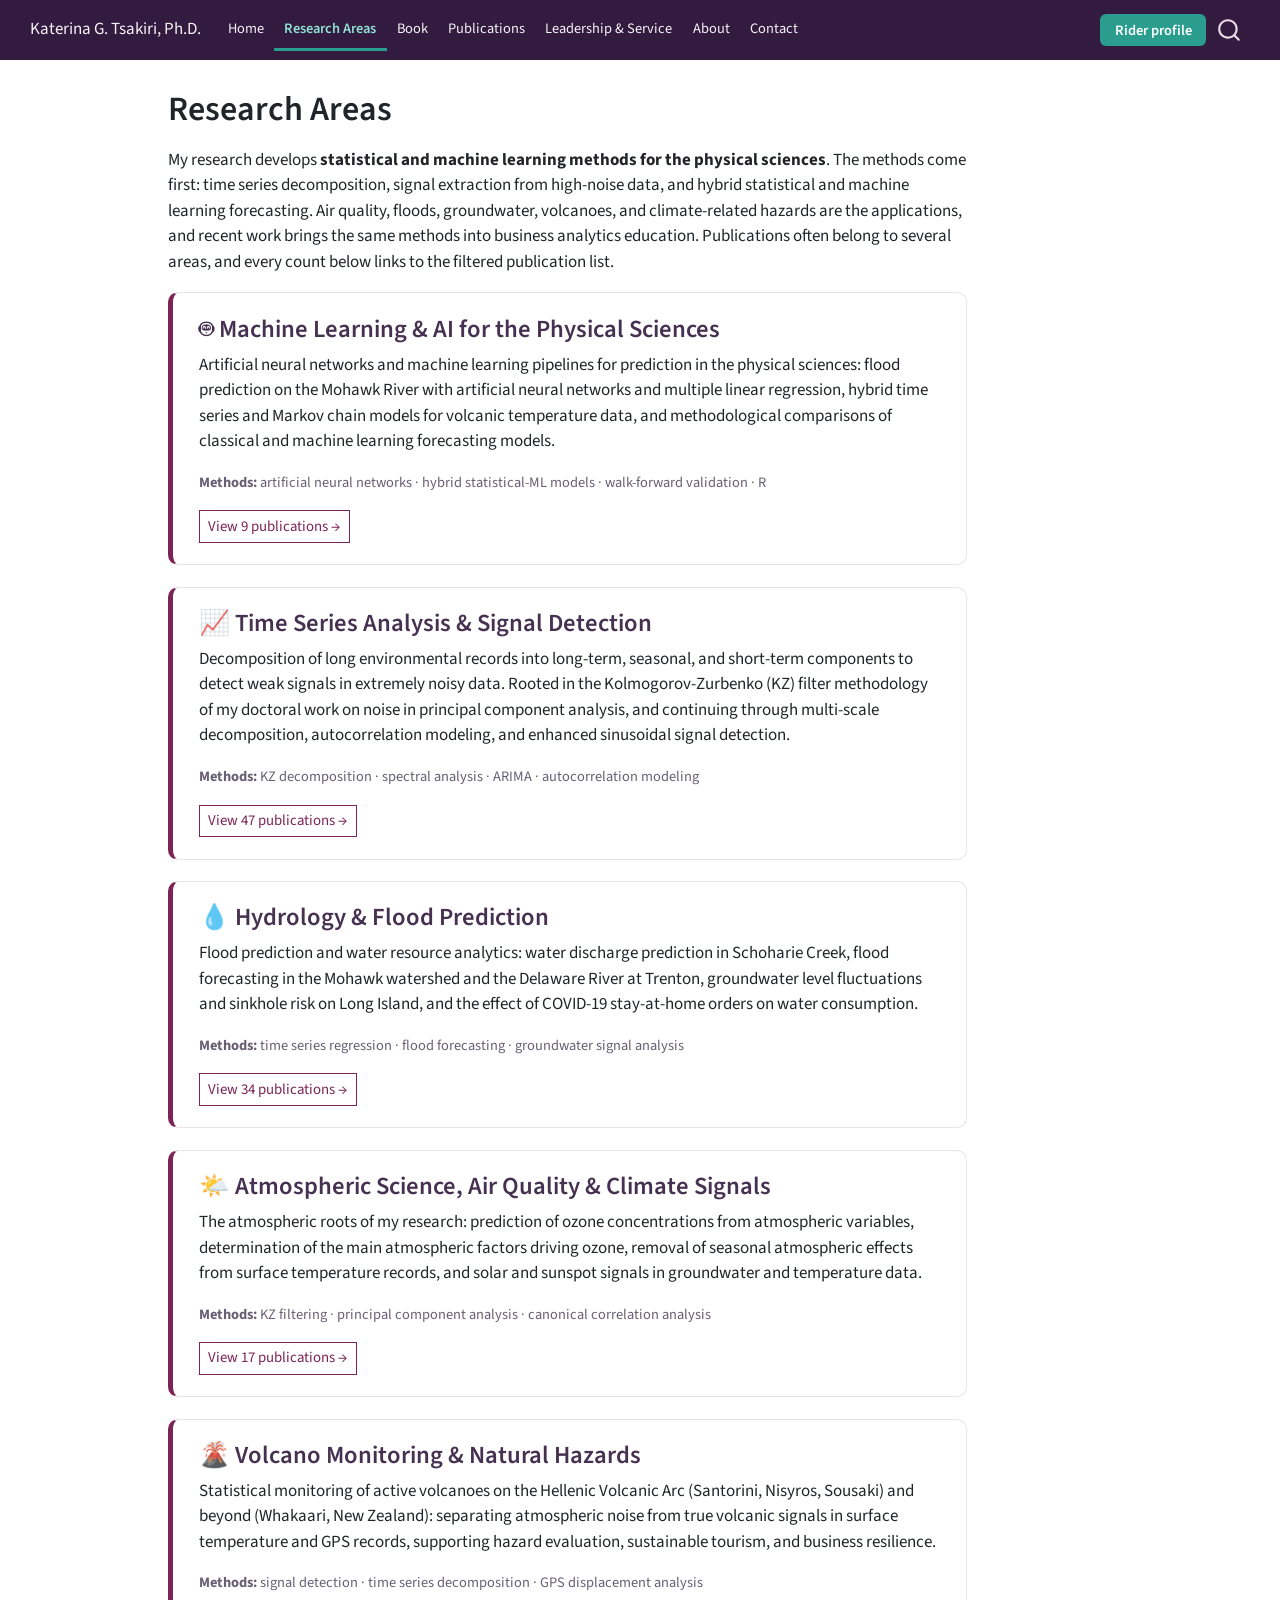
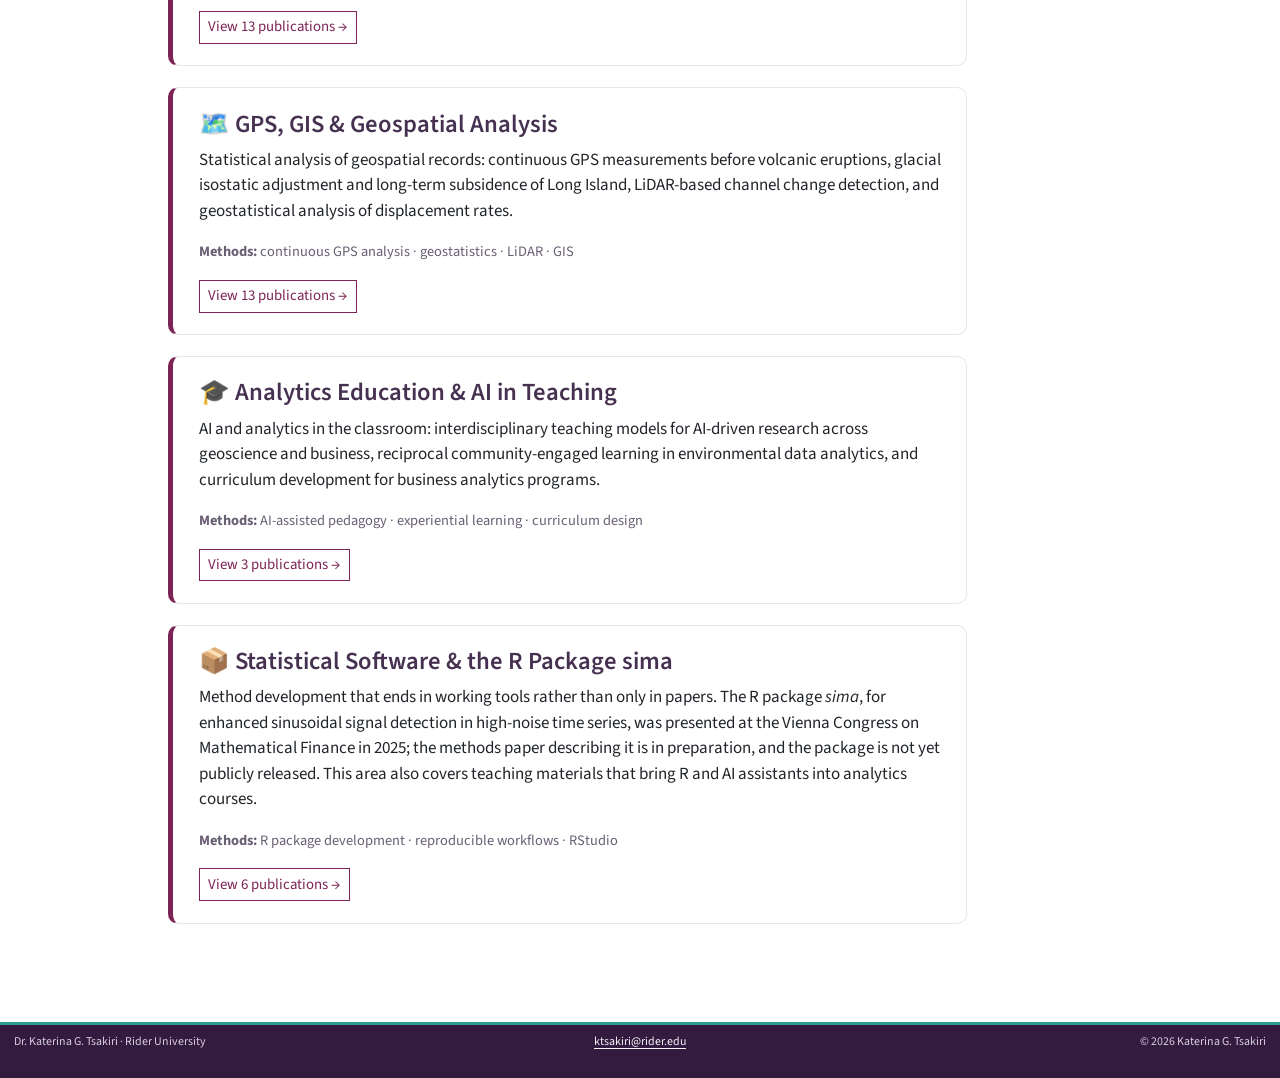
<file: research.html>
<!DOCTYPE html>
<html xmlns="http://www.w3.org/1999/xhtml" lang="en" xml:lang="en"><head>

<meta charset="utf-8">
<meta name="generator" content="quarto-1.6.42">

<meta name="viewport" content="width=device-width, initial-scale=1.0, user-scalable=yes">


<title>Research Areas – Katerina G. Tsakiri, Ph.D.</title>
<style>
code{white-space: pre-wrap;}
span.smallcaps{font-variant: small-caps;}
div.columns{display: flex; gap: min(4vw, 1.5em);}
div.column{flex: auto; overflow-x: auto;}
div.hanging-indent{margin-left: 1.5em; text-indent: -1.5em;}
ul.task-list{list-style: none;}
ul.task-list li input[type="checkbox"] {
  width: 0.8em;
  margin: 0 0.8em 0.2em -1em; /* quarto-specific, see https://github.com/quarto-dev/quarto-cli/issues/4556 */ 
  vertical-align: middle;
}
</style>


<script src="site_libs/quarto-nav/quarto-nav.js"></script>
<script src="site_libs/quarto-nav/headroom.min.js"></script>
<script src="site_libs/clipboard/clipboard.min.js"></script>
<script src="site_libs/quarto-search/autocomplete.umd.js"></script>
<script src="site_libs/quarto-search/fuse.min.js"></script>
<script src="site_libs/quarto-search/quarto-search.js"></script>
<meta name="quarto:offset" content="./">
<script src="site_libs/quarto-html/quarto.js"></script>
<script src="site_libs/quarto-html/popper.min.js"></script>
<script src="site_libs/quarto-html/tippy.umd.min.js"></script>
<script src="site_libs/quarto-html/anchor.min.js"></script>
<link href="site_libs/quarto-html/tippy.css" rel="stylesheet">
<link href="site_libs/quarto-html/quarto-syntax-highlighting-2f5df379a58b258e96c21c0638c20c03.css" rel="stylesheet" id="quarto-text-highlighting-styles">
<script src="site_libs/bootstrap/bootstrap.min.js"></script>
<link href="site_libs/bootstrap/bootstrap-icons.css" rel="stylesheet">
<link href="site_libs/bootstrap/bootstrap-ee9e1ac7cdb2dfa9aa64d5535e8c7cb2.min.css" rel="stylesheet" append-hash="true" id="quarto-bootstrap" data-mode="light">
<script id="quarto-search-options" type="application/json">{
  "location": "navbar",
  "copy-button": false,
  "collapse-after": 3,
  "panel-placement": "end",
  "type": "overlay",
  "limit": 50,
  "keyboard-shortcut": [
    "f",
    "/",
    "s"
  ],
  "show-item-context": false,
  "language": {
    "search-no-results-text": "No results",
    "search-matching-documents-text": "matching documents",
    "search-copy-link-title": "Copy link to search",
    "search-hide-matches-text": "Hide additional matches",
    "search-more-match-text": "more match in this document",
    "search-more-matches-text": "more matches in this document",
    "search-clear-button-title": "Clear",
    "search-text-placeholder": "",
    "search-detached-cancel-button-title": "Cancel",
    "search-submit-button-title": "Submit",
    "search-label": "Search"
  }
}</script>


</head>

<body class="nav-fixed">

<div id="quarto-search-results"></div>
  <header id="quarto-header" class="headroom fixed-top">
    <nav class="navbar navbar-expand-lg " data-bs-theme="dark">
      <div class="navbar-container container-fluid">
      <div class="navbar-brand-container mx-auto">
    <a class="navbar-brand" href="./index.html">
    <span class="navbar-title">Katerina G. Tsakiri, Ph.D.</span>
    </a>
  </div>
            <div id="quarto-search" class="" title="Search"></div>
          <button class="navbar-toggler" type="button" data-bs-toggle="collapse" data-bs-target="#navbarCollapse" aria-controls="navbarCollapse" role="menu" aria-expanded="false" aria-label="Toggle navigation" onclick="if (window.quartoToggleHeadroom) { window.quartoToggleHeadroom(); }">
  <span class="navbar-toggler-icon"></span>
</button>
          <div class="collapse navbar-collapse" id="navbarCollapse">
            <ul class="navbar-nav navbar-nav-scroll me-auto">
  <li class="nav-item">
    <a class="nav-link" href="./index.html"> 
<span class="menu-text">Home</span></a>
  </li>  
  <li class="nav-item">
    <a class="nav-link active" href="./research.html" aria-current="page"> 
<span class="menu-text">Research Areas</span></a>
  </li>  
  <li class="nav-item">
    <a class="nav-link" href="./index.html#book"> 
<span class="menu-text">Book</span></a>
  </li>  
  <li class="nav-item">
    <a class="nav-link" href="./publications.html"> 
<span class="menu-text">Publications</span></a>
  </li>  
  <li class="nav-item">
    <a class="nav-link" href="./leadership.html"> 
<span class="menu-text">Leadership &amp; Service</span></a>
  </li>  
  <li class="nav-item">
    <a class="nav-link" href="./about.html"> 
<span class="menu-text">About</span></a>
  </li>  
  <li class="nav-item">
    <a class="nav-link" href="./about.html#contact"> 
<span class="menu-text">Contact</span></a>
  </li>  
</ul>
            <ul class="navbar-nav navbar-nav-scroll ms-auto">
  <li class="nav-item">
    <a class="nav-link" href="https://www.rider.edu/about/faculty-staff-directory/katerina-tsakiri" rel="noopener" target="_blank"> 
<span class="menu-text">Rider profile</span></a>
  </li>  
</ul>
          </div> <!-- /navcollapse -->
            <div class="quarto-navbar-tools">
</div>
      </div> <!-- /container-fluid -->
    </nav>
</header>
<!-- content -->
<div id="quarto-content" class="quarto-container page-columns page-rows-contents page-layout-article page-navbar">
<!-- sidebar -->
<!-- margin-sidebar -->
    <div id="quarto-margin-sidebar" class="sidebar margin-sidebar zindex-bottom">
        
    </div>
<!-- main -->
<main class="content" id="quarto-document-content">

<header id="title-block-header" class="quarto-title-block default">
<div class="quarto-title">
<h1 class="title">Research Areas</h1>
</div>



<div class="quarto-title-meta">

    
  
    
  </div>
  


</header>


<p>My research develops <strong>statistical and machine learning methods for the physical sciences</strong>. The methods come first: time series decomposition, signal extraction from high-noise data, and hybrid statistical and machine learning forecasting. Air quality, floods, groundwater, volcanoes, and climate-related hazards are the applications, and recent work brings the same methods into business analytics education. Publications often belong to several areas, and every count below links to the filtered publication list.</p>
<script src="js/publist.js"></script>
<div id="area-cards"><p class="text-muted">Loading research areas…</p></div>
<script>
const AREA_DETAILS = {
  "ai-ml": {
    icon: "🤖",
    desc: "Artificial neural networks and machine learning pipelines for \
prediction in the physical sciences: flood prediction on the Mohawk River \
with artificial neural networks and multiple linear regression, hybrid time \
series and Markov chain models for volcanic temperature data, and \
methodological comparisons of classical and machine learning forecasting \
models.",
    methods: "artificial neural networks · hybrid statistical-ML models · walk-forward validation · R"
  },
  "time-series": {
    icon: "📈",
    desc: "Decomposition of long environmental records into long-term, \
seasonal, and short-term components to detect weak signals in extremely \
noisy data. Rooted in the Kolmogorov-Zurbenko (KZ) filter methodology of my \
doctoral work on noise in principal component analysis, and continuing \
through multi-scale decomposition, autocorrelation modeling, and enhanced \
sinusoidal signal detection.",
    methods: "KZ decomposition · spectral analysis · ARIMA · autocorrelation modeling"
  },
  "water": {
    icon: "💧",
    desc: "Flood prediction and water resource analytics: water discharge \
prediction in Schoharie Creek, flood forecasting in the Mohawk watershed \
and the Delaware River at Trenton, groundwater level fluctuations and \
sinkhole risk on Long Island, and the effect of COVID-19 stay-at-home \
orders on water consumption.",
    methods: "time series regression · flood forecasting · groundwater signal analysis"
  },
  "atmospheric": {
    icon: "🌤️",
    desc: "The atmospheric roots of my research: prediction of ozone \
concentrations from atmospheric variables, determination of the main \
atmospheric factors driving ozone, removal of seasonal atmospheric effects \
from surface temperature records, and solar and sunspot signals in \
groundwater and temperature data.",
    methods: "KZ filtering · principal component analysis · canonical correlation analysis"
  },
  "volcano": {
    icon: "🌋",
    desc: "Statistical monitoring of active volcanoes on the Hellenic \
Volcanic Arc (Santorini, Nisyros, Sousaki) and beyond (Whakaari, New \
Zealand): separating atmospheric noise from true volcanic signals in \
surface temperature and GPS records, supporting hazard evaluation, \
sustainable tourism, and business resilience.",
    methods: "signal detection · time series decomposition · GPS displacement analysis"
  },
  "geospatial": {
    icon: "🗺️",
    desc: "Statistical analysis of geospatial records: continuous GPS \
measurements before volcanic eruptions, glacial isostatic adjustment and \
long-term subsidence of Long Island, LiDAR-based channel change detection, \
and geostatistical analysis of displacement rates.",
    methods: "continuous GPS analysis · geostatistics · LiDAR · GIS"
  },
  "education": {
    icon: "🎓",
    desc: "AI and analytics in the classroom: interdisciplinary teaching \
models for AI-driven research across geoscience and business, reciprocal \
community-engaged learning in environmental data analytics, and curriculum \
development for business analytics programs.",
    methods: "AI-assisted pedagogy · experiential learning · curriculum design"
  },
  "software": {
    icon: "📦",
    desc: "Method development that ends in working tools rather than only in \
papers. The R package <em>sima</em>, for enhanced sinusoidal signal \
detection in high-noise time series, was presented at the Vienna Congress on \
Mathematical Finance in 2025; the methods paper describing it is in \
preparation, and the package is not yet publicly released. This area also \
covers teaching materials that bring R and AI assistants into analytics \
courses.",
    methods: "R package development · reproducible workflows · RStudio"
  }
};

loadPubs().then(pubs => {
  const counts = {};
  pubs.forEach(p => p.areas.forEach(a => counts[a] = (counts[a] || 0) + 1));
  document.getElementById("area-cards").innerHTML =
    Object.entries(PUB_AREAS).map(([key, name]) => {
      const d = AREA_DETAILS[key] || { desc: "", methods: "", icon: "" };
      return `<div class="area-card" id="${key}">
        <h3>${d.icon} ${name}</h3>
        <p>${d.desc}</p>
        <p style="font-size:0.85rem;color:#695f74"><strong>Methods:</strong> ${d.methods}</p>
        <a class="btn btn-outline-primary btn-sm" href="publications.html?area=${key}">
          View ${counts[key] || 0} publications →</a>
      </div>`;
    }).join("");
});
</script>



</main> <!-- /main -->
<script id="quarto-html-after-body" type="application/javascript">
window.document.addEventListener("DOMContentLoaded", function (event) {
  const toggleBodyColorMode = (bsSheetEl) => {
    const mode = bsSheetEl.getAttribute("data-mode");
    const bodyEl = window.document.querySelector("body");
    if (mode === "dark") {
      bodyEl.classList.add("quarto-dark");
      bodyEl.classList.remove("quarto-light");
    } else {
      bodyEl.classList.add("quarto-light");
      bodyEl.classList.remove("quarto-dark");
    }
  }
  const toggleBodyColorPrimary = () => {
    const bsSheetEl = window.document.querySelector("link#quarto-bootstrap");
    if (bsSheetEl) {
      toggleBodyColorMode(bsSheetEl);
    }
  }
  toggleBodyColorPrimary();  
  const icon = "";
  const anchorJS = new window.AnchorJS();
  anchorJS.options = {
    placement: 'right',
    icon: icon
  };
  anchorJS.add('.anchored');
  const isCodeAnnotation = (el) => {
    for (const clz of el.classList) {
      if (clz.startsWith('code-annotation-')) {                     
        return true;
      }
    }
    return false;
  }
  const onCopySuccess = function(e) {
    // button target
    const button = e.trigger;
    // don't keep focus
    button.blur();
    // flash "checked"
    button.classList.add('code-copy-button-checked');
    var currentTitle = button.getAttribute("title");
    button.setAttribute("title", "Copied!");
    let tooltip;
    if (window.bootstrap) {
      button.setAttribute("data-bs-toggle", "tooltip");
      button.setAttribute("data-bs-placement", "left");
      button.setAttribute("data-bs-title", "Copied!");
      tooltip = new bootstrap.Tooltip(button, 
        { trigger: "manual", 
          customClass: "code-copy-button-tooltip",
          offset: [0, -8]});
      tooltip.show();    
    }
    setTimeout(function() {
      if (tooltip) {
        tooltip.hide();
        button.removeAttribute("data-bs-title");
        button.removeAttribute("data-bs-toggle");
        button.removeAttribute("data-bs-placement");
      }
      button.setAttribute("title", currentTitle);
      button.classList.remove('code-copy-button-checked');
    }, 1000);
    // clear code selection
    e.clearSelection();
  }
  const getTextToCopy = function(trigger) {
      const codeEl = trigger.previousElementSibling.cloneNode(true);
      for (const childEl of codeEl.children) {
        if (isCodeAnnotation(childEl)) {
          childEl.remove();
        }
      }
      return codeEl.innerText;
  }
  const clipboard = new window.ClipboardJS('.code-copy-button:not([data-in-quarto-modal])', {
    text: getTextToCopy
  });
  clipboard.on('success', onCopySuccess);
  if (window.document.getElementById('quarto-embedded-source-code-modal')) {
    const clipboardModal = new window.ClipboardJS('.code-copy-button[data-in-quarto-modal]', {
      text: getTextToCopy,
      container: window.document.getElementById('quarto-embedded-source-code-modal')
    });
    clipboardModal.on('success', onCopySuccess);
  }
    var localhostRegex = new RegExp(/^(?:http|https):\/\/localhost\:?[0-9]*\//);
    var mailtoRegex = new RegExp(/^mailto:/);
      var filterRegex = new RegExp("https:\/\/katerinatsakiri\.github\.io\/research\/");
    var isInternal = (href) => {
        return filterRegex.test(href) || localhostRegex.test(href) || mailtoRegex.test(href);
    }
    // Inspect non-navigation links and adorn them if external
 	var links = window.document.querySelectorAll('a[href]:not(.nav-link):not(.navbar-brand):not(.toc-action):not(.sidebar-link):not(.sidebar-item-toggle):not(.pagination-link):not(.no-external):not([aria-hidden]):not(.dropdown-item):not(.quarto-navigation-tool):not(.about-link)');
    for (var i=0; i<links.length; i++) {
      const link = links[i];
      if (!isInternal(link.href)) {
        // undo the damage that might have been done by quarto-nav.js in the case of
        // links that we want to consider external
        if (link.dataset.originalHref !== undefined) {
          link.href = link.dataset.originalHref;
        }
          // target, if specified
          link.setAttribute("target", "_blank");
          if (link.getAttribute("rel") === null) {
            link.setAttribute("rel", "noopener");
          }
      }
    }
  function tippyHover(el, contentFn, onTriggerFn, onUntriggerFn) {
    const config = {
      allowHTML: true,
      maxWidth: 500,
      delay: 100,
      arrow: false,
      appendTo: function(el) {
          return el.parentElement;
      },
      interactive: true,
      interactiveBorder: 10,
      theme: 'quarto',
      placement: 'bottom-start',
    };
    if (contentFn) {
      config.content = contentFn;
    }
    if (onTriggerFn) {
      config.onTrigger = onTriggerFn;
    }
    if (onUntriggerFn) {
      config.onUntrigger = onUntriggerFn;
    }
    window.tippy(el, config); 
  }
  const noterefs = window.document.querySelectorAll('a[role="doc-noteref"]');
  for (var i=0; i<noterefs.length; i++) {
    const ref = noterefs[i];
    tippyHover(ref, function() {
      // use id or data attribute instead here
      let href = ref.getAttribute('data-footnote-href') || ref.getAttribute('href');
      try { href = new URL(href).hash; } catch {}
      const id = href.replace(/^#\/?/, "");
      const note = window.document.getElementById(id);
      if (note) {
        return note.innerHTML;
      } else {
        return "";
      }
    });
  }
  const xrefs = window.document.querySelectorAll('a.quarto-xref');
  const processXRef = (id, note) => {
    // Strip column container classes
    const stripColumnClz = (el) => {
      el.classList.remove("page-full", "page-columns");
      if (el.children) {
        for (const child of el.children) {
          stripColumnClz(child);
        }
      }
    }
    stripColumnClz(note)
    if (id === null || id.startsWith('sec-')) {
      // Special case sections, only their first couple elements
      const container = document.createElement("div");
      if (note.children && note.children.length > 2) {
        container.appendChild(note.children[0].cloneNode(true));
        for (let i = 1; i < note.children.length; i++) {
          const child = note.children[i];
          if (child.tagName === "P" && child.innerText === "") {
            continue;
          } else {
            container.appendChild(child.cloneNode(true));
            break;
          }
        }
        if (window.Quarto?.typesetMath) {
          window.Quarto.typesetMath(container);
        }
        return container.innerHTML
      } else {
        if (window.Quarto?.typesetMath) {
          window.Quarto.typesetMath(note);
        }
        return note.innerHTML;
      }
    } else {
      // Remove any anchor links if they are present
      const anchorLink = note.querySelector('a.anchorjs-link');
      if (anchorLink) {
        anchorLink.remove();
      }
      if (window.Quarto?.typesetMath) {
        window.Quarto.typesetMath(note);
      }
      if (note.classList.contains("callout")) {
        return note.outerHTML;
      } else {
        return note.innerHTML;
      }
    }
  }
  for (var i=0; i<xrefs.length; i++) {
    const xref = xrefs[i];
    tippyHover(xref, undefined, function(instance) {
      instance.disable();
      let url = xref.getAttribute('href');
      let hash = undefined; 
      if (url.startsWith('#')) {
        hash = url;
      } else {
        try { hash = new URL(url).hash; } catch {}
      }
      if (hash) {
        const id = hash.replace(/^#\/?/, "");
        const note = window.document.getElementById(id);
        if (note !== null) {
          try {
            const html = processXRef(id, note.cloneNode(true));
            instance.setContent(html);
          } finally {
            instance.enable();
            instance.show();
          }
        } else {
          // See if we can fetch this
          fetch(url.split('#')[0])
          .then(res => res.text())
          .then(html => {
            const parser = new DOMParser();
            const htmlDoc = parser.parseFromString(html, "text/html");
            const note = htmlDoc.getElementById(id);
            if (note !== null) {
              const html = processXRef(id, note);
              instance.setContent(html);
            } 
          }).finally(() => {
            instance.enable();
            instance.show();
          });
        }
      } else {
        // See if we can fetch a full url (with no hash to target)
        // This is a special case and we should probably do some content thinning / targeting
        fetch(url)
        .then(res => res.text())
        .then(html => {
          const parser = new DOMParser();
          const htmlDoc = parser.parseFromString(html, "text/html");
          const note = htmlDoc.querySelector('main.content');
          if (note !== null) {
            // This should only happen for chapter cross references
            // (since there is no id in the URL)
            // remove the first header
            if (note.children.length > 0 && note.children[0].tagName === "HEADER") {
              note.children[0].remove();
            }
            const html = processXRef(null, note);
            instance.setContent(html);
          } 
        }).finally(() => {
          instance.enable();
          instance.show();
        });
      }
    }, function(instance) {
    });
  }
      let selectedAnnoteEl;
      const selectorForAnnotation = ( cell, annotation) => {
        let cellAttr = 'data-code-cell="' + cell + '"';
        let lineAttr = 'data-code-annotation="' +  annotation + '"';
        const selector = 'span[' + cellAttr + '][' + lineAttr + ']';
        return selector;
      }
      const selectCodeLines = (annoteEl) => {
        const doc = window.document;
        const targetCell = annoteEl.getAttribute("data-target-cell");
        const targetAnnotation = annoteEl.getAttribute("data-target-annotation");
        const annoteSpan = window.document.querySelector(selectorForAnnotation(targetCell, targetAnnotation));
        const lines = annoteSpan.getAttribute("data-code-lines").split(",");
        const lineIds = lines.map((line) => {
          return targetCell + "-" + line;
        })
        let top = null;
        let height = null;
        let parent = null;
        if (lineIds.length > 0) {
            //compute the position of the single el (top and bottom and make a div)
            const el = window.document.getElementById(lineIds[0]);
            top = el.offsetTop;
            height = el.offsetHeight;
            parent = el.parentElement.parentElement;
          if (lineIds.length > 1) {
            const lastEl = window.document.getElementById(lineIds[lineIds.length - 1]);
            const bottom = lastEl.offsetTop + lastEl.offsetHeight;
            height = bottom - top;
          }
          if (top !== null && height !== null && parent !== null) {
            // cook up a div (if necessary) and position it 
            let div = window.document.getElementById("code-annotation-line-highlight");
            if (div === null) {
              div = window.document.createElement("div");
              div.setAttribute("id", "code-annotation-line-highlight");
              div.style.position = 'absolute';
              parent.appendChild(div);
            }
            div.style.top = top - 2 + "px";
            div.style.height = height + 4 + "px";
            div.style.left = 0;
            let gutterDiv = window.document.getElementById("code-annotation-line-highlight-gutter");
            if (gutterDiv === null) {
              gutterDiv = window.document.createElement("div");
              gutterDiv.setAttribute("id", "code-annotation-line-highlight-gutter");
              gutterDiv.style.position = 'absolute';
              const codeCell = window.document.getElementById(targetCell);
              const gutter = codeCell.querySelector('.code-annotation-gutter');
              gutter.appendChild(gutterDiv);
            }
            gutterDiv.style.top = top - 2 + "px";
            gutterDiv.style.height = height + 4 + "px";
          }
          selectedAnnoteEl = annoteEl;
        }
      };
      const unselectCodeLines = () => {
        const elementsIds = ["code-annotation-line-highlight", "code-annotation-line-highlight-gutter"];
        elementsIds.forEach((elId) => {
          const div = window.document.getElementById(elId);
          if (div) {
            div.remove();
          }
        });
        selectedAnnoteEl = undefined;
      };
        // Handle positioning of the toggle
    window.addEventListener(
      "resize",
      throttle(() => {
        elRect = undefined;
        if (selectedAnnoteEl) {
          selectCodeLines(selectedAnnoteEl);
        }
      }, 10)
    );
    function throttle(fn, ms) {
    let throttle = false;
    let timer;
      return (...args) => {
        if(!throttle) { // first call gets through
            fn.apply(this, args);
            throttle = true;
        } else { // all the others get throttled
            if(timer) clearTimeout(timer); // cancel #2
            timer = setTimeout(() => {
              fn.apply(this, args);
              timer = throttle = false;
            }, ms);
        }
      };
    }
      // Attach click handler to the DT
      const annoteDls = window.document.querySelectorAll('dt[data-target-cell]');
      for (const annoteDlNode of annoteDls) {
        annoteDlNode.addEventListener('click', (event) => {
          const clickedEl = event.target;
          if (clickedEl !== selectedAnnoteEl) {
            unselectCodeLines();
            const activeEl = window.document.querySelector('dt[data-target-cell].code-annotation-active');
            if (activeEl) {
              activeEl.classList.remove('code-annotation-active');
            }
            selectCodeLines(clickedEl);
            clickedEl.classList.add('code-annotation-active');
          } else {
            // Unselect the line
            unselectCodeLines();
            clickedEl.classList.remove('code-annotation-active');
          }
        });
      }
  const findCites = (el) => {
    const parentEl = el.parentElement;
    if (parentEl) {
      const cites = parentEl.dataset.cites;
      if (cites) {
        return {
          el,
          cites: cites.split(' ')
        };
      } else {
        return findCites(el.parentElement)
      }
    } else {
      return undefined;
    }
  };
  var bibliorefs = window.document.querySelectorAll('a[role="doc-biblioref"]');
  for (var i=0; i<bibliorefs.length; i++) {
    const ref = bibliorefs[i];
    const citeInfo = findCites(ref);
    if (citeInfo) {
      tippyHover(citeInfo.el, function() {
        var popup = window.document.createElement('div');
        citeInfo.cites.forEach(function(cite) {
          var citeDiv = window.document.createElement('div');
          citeDiv.classList.add('hanging-indent');
          citeDiv.classList.add('csl-entry');
          var biblioDiv = window.document.getElementById('ref-' + cite);
          if (biblioDiv) {
            citeDiv.innerHTML = biblioDiv.innerHTML;
          }
          popup.appendChild(citeDiv);
        });
        return popup.innerHTML;
      });
    }
  }
});
</script>
</div> <!-- /content -->
<footer class="footer">
  <div class="nav-footer">
    <div class="nav-footer-left">
<p>Dr.&nbsp;Katerina G. Tsakiri · Rider University</p>
</div>   
    <div class="nav-footer-center">
<p><a href="mailto:ktsakiri@rider.edu">ktsakiri@rider.edu</a></p>
</div>
    <div class="nav-footer-right">
<p>© 2026 Katerina G. Tsakiri</p>
</div>
  </div>
</footer>




</body></html>
</file>
<file: site_libs/quarto-html/tippy.css>
.tippy-box[data-animation=fade][data-state=hidden]{opacity:0}[data-tippy-root]{max-width:calc(100vw - 10px)}.tippy-box{position:relative;background-color:#333;color:#fff;border-radius:4px;font-size:14px;line-height:1.4;white-space:normal;outline:0;transition-property:transform,visibility,opacity}.tippy-box[data-placement^=top]>.tippy-arrow{bottom:0}.tippy-box[data-placement^=top]>.tippy-arrow:before{bottom:-7px;left:0;border-width:8px 8px 0;border-top-color:initial;transform-origin:center top}.tippy-box[data-placement^=bottom]>.tippy-arrow{top:0}.tippy-box[data-placement^=bottom]>.tippy-arrow:before{top:-7px;left:0;border-width:0 8px 8px;border-bottom-color:initial;transform-origin:center bottom}.tippy-box[data-placement^=left]>.tippy-arrow{right:0}.tippy-box[data-placement^=left]>.tippy-arrow:before{border-width:8px 0 8px 8px;border-left-color:initial;right:-7px;transform-origin:center left}.tippy-box[data-placement^=right]>.tippy-arrow{left:0}.tippy-box[data-placement^=right]>.tippy-arrow:before{left:-7px;border-width:8px 8px 8px 0;border-right-color:initial;transform-origin:center right}.tippy-box[data-inertia][data-state=visible]{transition-timing-function:cubic-bezier(.54,1.5,.38,1.11)}.tippy-arrow{width:16px;height:16px;color:#333}.tippy-arrow:before{content:"";position:absolute;border-color:transparent;border-style:solid}.tippy-content{position:relative;padding:5px 9px;z-index:1}
</file>
<file: site_libs/quarto-html/quarto-syntax-highlighting-2f5df379a58b258e96c21c0638c20c03.css>
/* quarto syntax highlight colors */
:root {
  --quarto-hl-ot-color: #003B4F;
  --quarto-hl-at-color: #657422;
  --quarto-hl-ss-color: #20794D;
  --quarto-hl-an-color: #5E5E5E;
  --quarto-hl-fu-color: #4758AB;
  --quarto-hl-st-color: #20794D;
  --quarto-hl-cf-color: #003B4F;
  --quarto-hl-op-color: #5E5E5E;
  --quarto-hl-er-color: #AD0000;
  --quarto-hl-bn-color: #AD0000;
  --quarto-hl-al-color: #AD0000;
  --quarto-hl-va-color: #111111;
  --quarto-hl-bu-color: inherit;
  --quarto-hl-ex-color: inherit;
  --quarto-hl-pp-color: #AD0000;
  --quarto-hl-in-color: #5E5E5E;
  --quarto-hl-vs-color: #20794D;
  --quarto-hl-wa-color: #5E5E5E;
  --quarto-hl-do-color: #5E5E5E;
  --quarto-hl-im-color: #00769E;
  --quarto-hl-ch-color: #20794D;
  --quarto-hl-dt-color: #AD0000;
  --quarto-hl-fl-color: #AD0000;
  --quarto-hl-co-color: #5E5E5E;
  --quarto-hl-cv-color: #5E5E5E;
  --quarto-hl-cn-color: #8f5902;
  --quarto-hl-sc-color: #5E5E5E;
  --quarto-hl-dv-color: #AD0000;
  --quarto-hl-kw-color: #003B4F;
}

/* other quarto variables */
:root {
  --quarto-font-monospace: SFMono-Regular, Menlo, Monaco, Consolas, "Liberation Mono", "Courier New", monospace;
}

pre > code.sourceCode > span {
  color: #003B4F;
}

code span {
  color: #003B4F;
}

code.sourceCode > span {
  color: #003B4F;
}

div.sourceCode,
div.sourceCode pre.sourceCode {
  color: #003B4F;
}

code span.ot {
  color: #003B4F;
  font-style: inherit;
}

code span.at {
  color: #657422;
  font-style: inherit;
}

code span.ss {
  color: #20794D;
  font-style: inherit;
}

code span.an {
  color: #5E5E5E;
  font-style: inherit;
}

code span.fu {
  color: #4758AB;
  font-style: inherit;
}

code span.st {
  color: #20794D;
  font-style: inherit;
}

code span.cf {
  color: #003B4F;
  font-weight: bold;
  font-style: inherit;
}

code span.op {
  color: #5E5E5E;
  font-style: inherit;
}

code span.er {
  color: #AD0000;
  font-style: inherit;
}

code span.bn {
  color: #AD0000;
  font-style: inherit;
}

code span.al {
  color: #AD0000;
  font-style: inherit;
}

code span.va {
  color: #111111;
  font-style: inherit;
}

code span.bu {
  font-style: inherit;
}

code span.ex {
  font-style: inherit;
}

code span.pp {
  color: #AD0000;
  font-style: inherit;
}

code span.in {
  color: #5E5E5E;
  font-style: inherit;
}

code span.vs {
  color: #20794D;
  font-style: inherit;
}

code span.wa {
  color: #5E5E5E;
  font-style: italic;
}

code span.do {
  color: #5E5E5E;
  font-style: italic;
}

code span.im {
  color: #00769E;
  font-style: inherit;
}

code span.ch {
  color: #20794D;
  font-style: inherit;
}

code span.dt {
  color: #AD0000;
  font-style: inherit;
}

code span.fl {
  color: #AD0000;
  font-style: inherit;
}

code span.co {
  color: #5E5E5E;
  font-style: inherit;
}

code span.cv {
  color: #5E5E5E;
  font-style: italic;
}

code span.cn {
  color: #8f5902;
  font-style: inherit;
}

code span.sc {
  color: #5E5E5E;
  font-style: inherit;
}

code span.dv {
  color: #AD0000;
  font-style: inherit;
}

code span.kw {
  color: #003B4F;
  font-weight: bold;
  font-style: inherit;
}

.prevent-inlining {
  content: "</";
}

/*# sourceMappingURL=35eb38a806ee71ea6d2563be2308c832.css.map */
</file>
